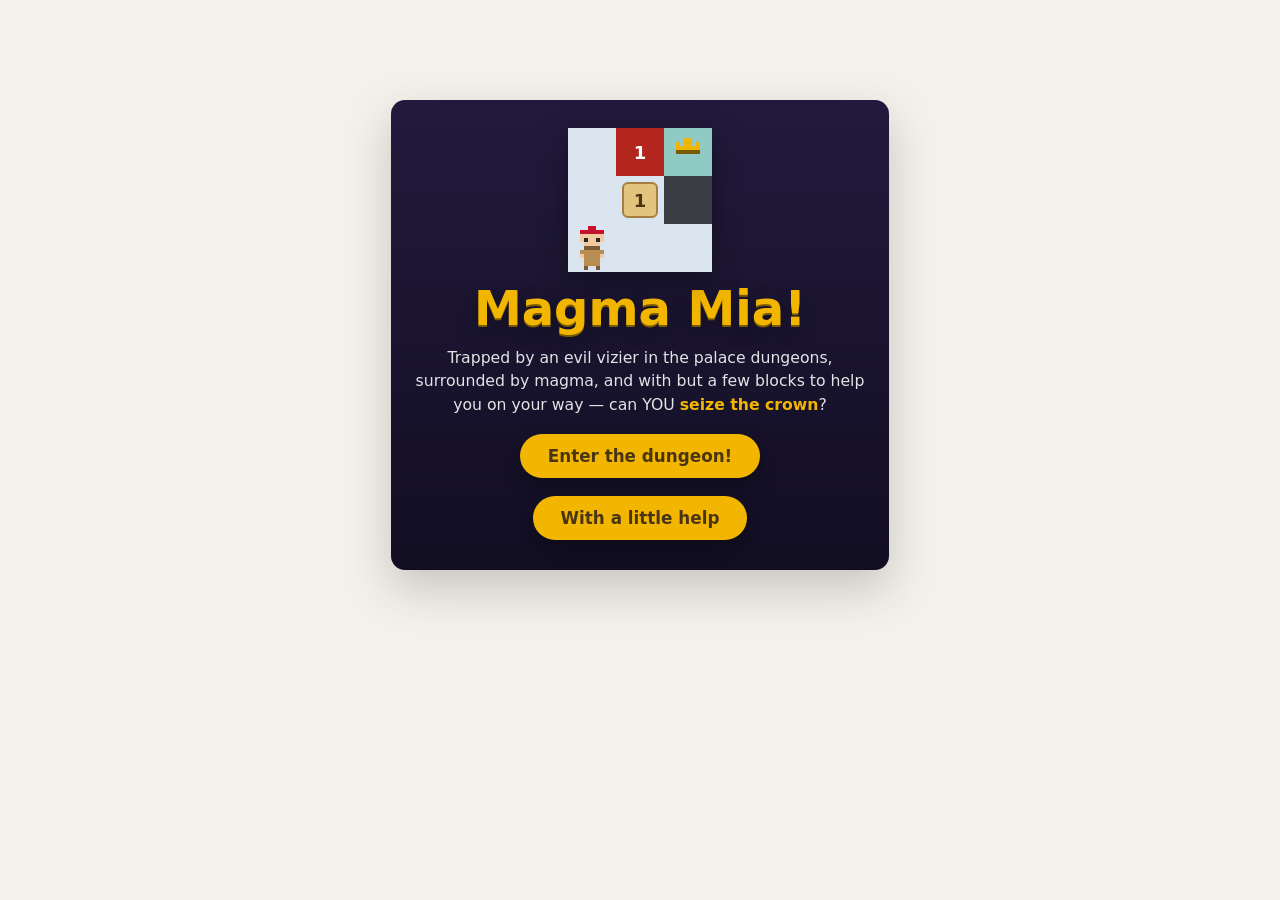
<file: index.html>
<!doctype html>
<html lang="en">

<head>
  <meta charset="utf-8">
  <meta name="viewport" content="width=device-width, initial-scale=1">
  <meta name="theme-color" content="#f4f1ec">
  <title>Magma Mia!</title>
  <link rel="stylesheet" href="styles.css?v=20260924o">
  <script src="src/engine.js?v=20260923c" defer></script>
  <script src="src/levels.js?v=20260924r" defer></script>
  <script src="src/render.js?v=20260924j" defer></script>
  <script src="src/play.js?v=20260924i" defer></script>
</head>

<body>
  <main class="app">
    <!-- Which one of the four sections below is shown is decided by play.js
         (state.view), toggling `hidden`. Splash is the real front page (Seize
         the Crown only); Home lists every set of levels (Michael's own review
         tool, at ?set=home); Levels is the picker for whichever set was chosen
         (or linked to with ?set=); Play is the board itself. -->
    <section id="splash-screen" class="play-area splash" hidden>
      <div class="hero">
        <svg id="splash-art" class="hero-art board" role="img" aria-label="A tiny playable taste of the game: push the block into the magma to bridge it, then step across to the crown"></svg>
        <h1 class="hero-title">Magma Mia!</h1>
        <p class="hero-tagline">Trapped by an evil vizier in the palace dungeons, surrounded by magma, and with but a few blocks to help you on your way &mdash; can YOU <strong>seize the crown</strong>?</p>
        <button id="enter-dungeon-button" class="enter-button" type="button">Enter the dungeon!</button>
        <button id="get-help-button" class="enter-button" type="button">With a little help</button>
      </div>
    </section>

    <section id="home-screen" class="play-area home" hidden>
      <header class="game-header">
        <h1>Magma Mia!</h1>
      </header>
      <p class="subtitle">Pick a set of levels.</p>
      <div id="mode-list" class="mode-list"></div>
    </section>

    <section id="levels-screen" class="play-area levels" hidden>
      <header class="game-header">
        <div class="header-left">
          <button id="levels-home-button" class="text-button" type="button">&larr; Modes</button>
          <h1 id="levels-title">Levels</h1>
        </div>
        <button id="levels-continue-button" class="text-button" type="button" hidden>Continue &rarr;</button>
      </header>
      <p id="levels-subtitle" class="subtitle"></p>
      <div class="level-queue">
        <button id="levels-queue-prev" class="queue-nav" type="button" aria-label="Earlier levels">&#9664;</button>
        <div id="levels-grid" class="levels-grid" aria-label="Levels"></div>
        <button id="levels-queue-next" class="queue-nav" type="button" aria-label="Later levels">&#9654;</button>
      </div>
    </section>

    <section id="play-screen" class="play-area game" hidden>
      <header class="game-header game-header-centered">
        <button id="play-levels-button" class="text-button icon-only" type="button" aria-label="Back to levels">&larr;</button>
        <h1 id="game-title">Magma Mia!</h1>
        <button id="info-button" class="icon-button" type="button" aria-label="How to play" aria-expanded="false" aria-controls="info-panel">i</button>
      </header>

      <div id="info-panel" class="info-panel" hidden>
        <ul>
          <li id="objective-help">Seize the crown!</li>
          <li id="robe-help" hidden>The wizard has given you a magical robe, which will protect you the first time you step on the magma.</li>
          <li>Walk into a stack of blocks to push it over. It topples away from you.</li>
          <li>A block dropped on magma makes it one shallower. Blocks that fall into the abyss are lost, and blocks that hit a wall pile up against it.</li>
        </ul>
        <label class="field-check">
          <input id="gentle-lava" type="checkbox">
          <span>Gentle magma: refuse the move instead of dying</span>
        </label>
        <label class="field-check">
          <input id="show-preview" type="checkbox">
          <span>Preview where a push's blocks would land</span>
        </label>
        <label class="field-check">
          <input id="show-commentary" type="checkbox" checked>
          <span>Comment on each move</span>
        </label>
      </div>

      <div id="board-stage" class="board-stage">
        <div id="board-wrap" class="board-wrap">
          <svg id="board" class="board" role="img" aria-label="Game board"></svg>
        </div>
        <svg id="solved-badge" class="solved-badge" role="img"></svg>
      </div>

      <p id="status" class="status" aria-live="polite"></p>

      <div class="controls">
        <button id="undo-button" type="button">Undo</button>
        <button id="restart-button" type="button">Restart</button>
        <button id="next-button" type="button" hidden>Next level</button>
      </div>

      <div class="level-queue">
        <button id="play-queue-prev" class="queue-nav" type="button" aria-label="Earlier levels">&#9664;</button>
        <div id="play-levels-grid" class="levels-grid" aria-label="Jump to a level"></div>
        <button id="play-queue-next" class="queue-nav" type="button" aria-label="Later levels">&#9654;</button>
      </div>
    </section>
  </main>
</body>

</html>
</file>
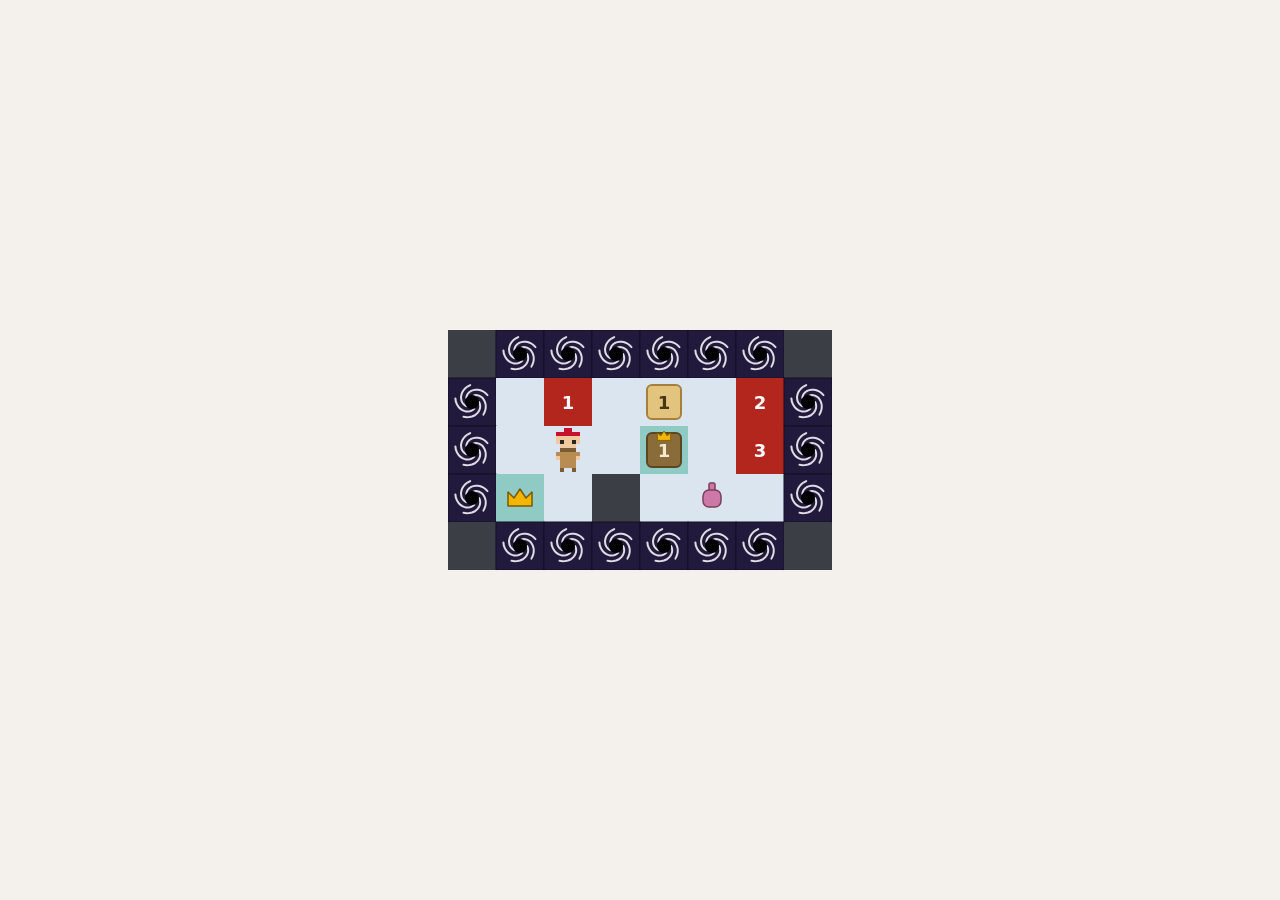
<file: docs/graphics-archive/2026-09-24/index.html>
<!doctype html>
<html lang="en">

<head>
  <meta charset="utf-8">
  <title>Magma Mia! — graphics archive, 2026-09-24</title>
  <link rel="stylesheet" href="styles.css">
  <style>
    /* Just enough page chrome to see the board -- everything board-related
       comes from the frozen styles.css/render.js next to this file. */
    body {
      display: grid;
      place-items: center;
      min-height: 100vh;
      margin: 0;
      background: var(--page-bg);
    }
  </style>
</head>

<body>
  <svg id="board" class="board"></svg>

  <script src="render.js"></script>
  <script>
    // A frozen sample board, not a real level -- just enough to show every
    // piece this snapshot is here to remember: the abyss and wall border,
    // three lava depths, a dry and a waterlogged stack, a potion, the player,
    // and both crown variants (bare, and shrunk above a number). Written in
    // the same tiny text format engine.js's parseLevel reads; reproduced
    // here (trimmed to only what this sample uses) so the archive doesn't
    // depend on engine.js, which isn't part of what's being archived and may
    // change shape independently of the graphics.
    const SAMPLE_TEXT = [
      "#~~~~~~#",
      "~.a.A.b~",
      "~.@.K*.c~",
      "~.*.#.!.~",
      "#~~~~~~#"
    ].join("\n");

    function parseSample(text) {
      const lines = text.split("\n");
      const cells = [], walls = [], abyss = [], goals = [], wet = [], potions = [];
      let player = -1, cols = null;
      lines.forEach((line, y) => {
        let x = 0;
        for (let i = 0; i < line.length; i += 1, x += 1) {
          const ch = line[i];
          const goal = line[i + 1] === "*";
          if (goal) i += 1;
          let value = 0, wall = 0, deep = 0, soggy = 0, potion = 0;
          if (ch === ".") { /* floor */ }
          else if (ch === "!") potion = 1;
          else if (ch === "#") wall = 1;
          else if (ch === "~") deep = 1;
          else if (ch === "@") { player = cells.length; }
          else if (ch >= "a" && ch <= "z") value = -(ch.charCodeAt(0) - 96);
          else if (ch >= "A" && ch <= "J") value = ch.charCodeAt(0) - 64;
          else if (ch >= "K" && ch <= "T") { value = ch.charCodeAt(0) - 74; soggy = 1; }
          cells.push(value); walls.push(wall); abyss.push(deep);
          goals.push(goal ? 1 : 0); wet.push(soggy); potions.push(potion);
        }
        cols = cols === null ? x : cols;
      });
      return { rows: lines.length, cols, cells, walls, abyss, goals, wet, potions, carried: 0, player };
    }

    drawBoard(document.querySelector("#board"), parseSample(SAMPLE_TEXT));
  </script>
</body>

</html>
</file>
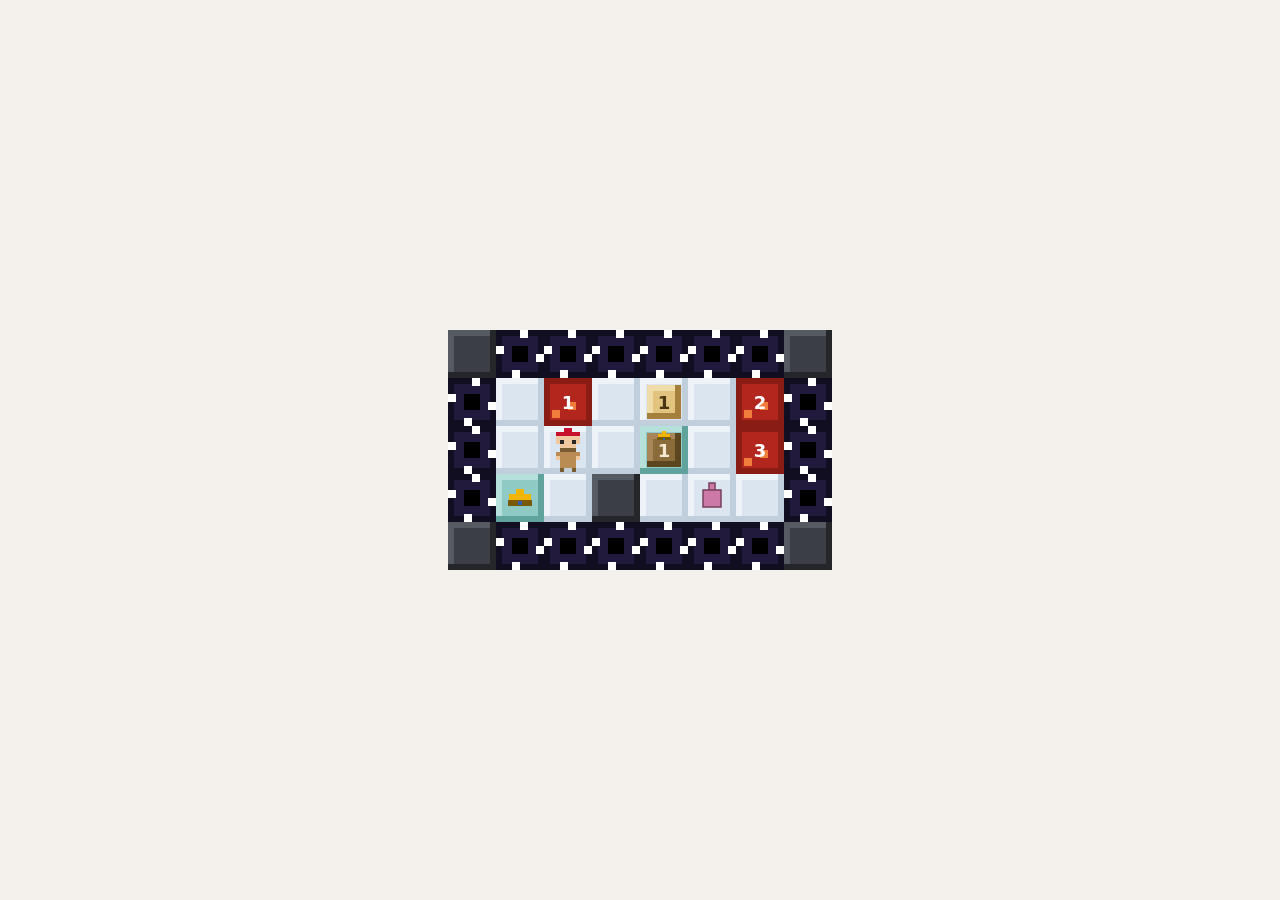
<file: docs/graphics-proposals/2026-09-24-jrpg-v1/index.html>
<!doctype html>
<html lang="en">

<head>
  <meta charset="utf-8">
  <title>Magma Mia! — graphics proposal, 2026-09-24 (JRPG v1)</title>
  <link rel="stylesheet" href="styles.css">
  <style>
    /* Just enough page chrome to see the board -- everything board-related
       comes from styles.css/render.js next to this file. Same sample board
       as docs/graphics-archive/2026-09-24/, so the two are a direct
       before/after comparison of the same tiles. */
    body {
      display: grid;
      place-items: center;
      min-height: 100vh;
      margin: 0;
      background: var(--page-bg);
    }
  </style>
</head>

<body>
  <svg id="board" class="board"></svg>

  <script src="render.js"></script>
  <script>
    const SAMPLE_TEXT = [
      "#~~~~~~#",
      "~.a.A.b~",
      "~.@.K*.c~",
      "~.*.#.!.~",
      "#~~~~~~#"
    ].join("\n");

    function parseSample(text) {
      const lines = text.split("\n");
      const cells = [], walls = [], abyss = [], goals = [], wet = [], potions = [];
      let player = -1, cols = null;
      lines.forEach((line, y) => {
        let x = 0;
        for (let i = 0; i < line.length; i += 1, x += 1) {
          const ch = line[i];
          const goal = line[i + 1] === "*";
          if (goal) i += 1;
          let value = 0, wall = 0, deep = 0, soggy = 0, potion = 0;
          if (ch === ".") { /* floor */ }
          else if (ch === "!") potion = 1;
          else if (ch === "#") wall = 1;
          else if (ch === "~") deep = 1;
          else if (ch === "@") { player = cells.length; }
          else if (ch >= "a" && ch <= "z") value = -(ch.charCodeAt(0) - 96);
          else if (ch >= "A" && ch <= "J") value = ch.charCodeAt(0) - 64;
          else if (ch >= "K" && ch <= "T") { value = ch.charCodeAt(0) - 74; soggy = 1; }
          cells.push(value); walls.push(wall); abyss.push(deep);
          goals.push(goal ? 1 : 0); wet.push(soggy); potions.push(potion);
        }
        cols = cols === null ? x : cols;
      });
      return { rows: lines.length, cols, cells, walls, abyss, goals, wet, potions, carried: 0, player };
    }

    drawBoard(document.querySelector("#board"), parseSample(SAMPLE_TEXT));
  </script>
</body>

</html>
</file>
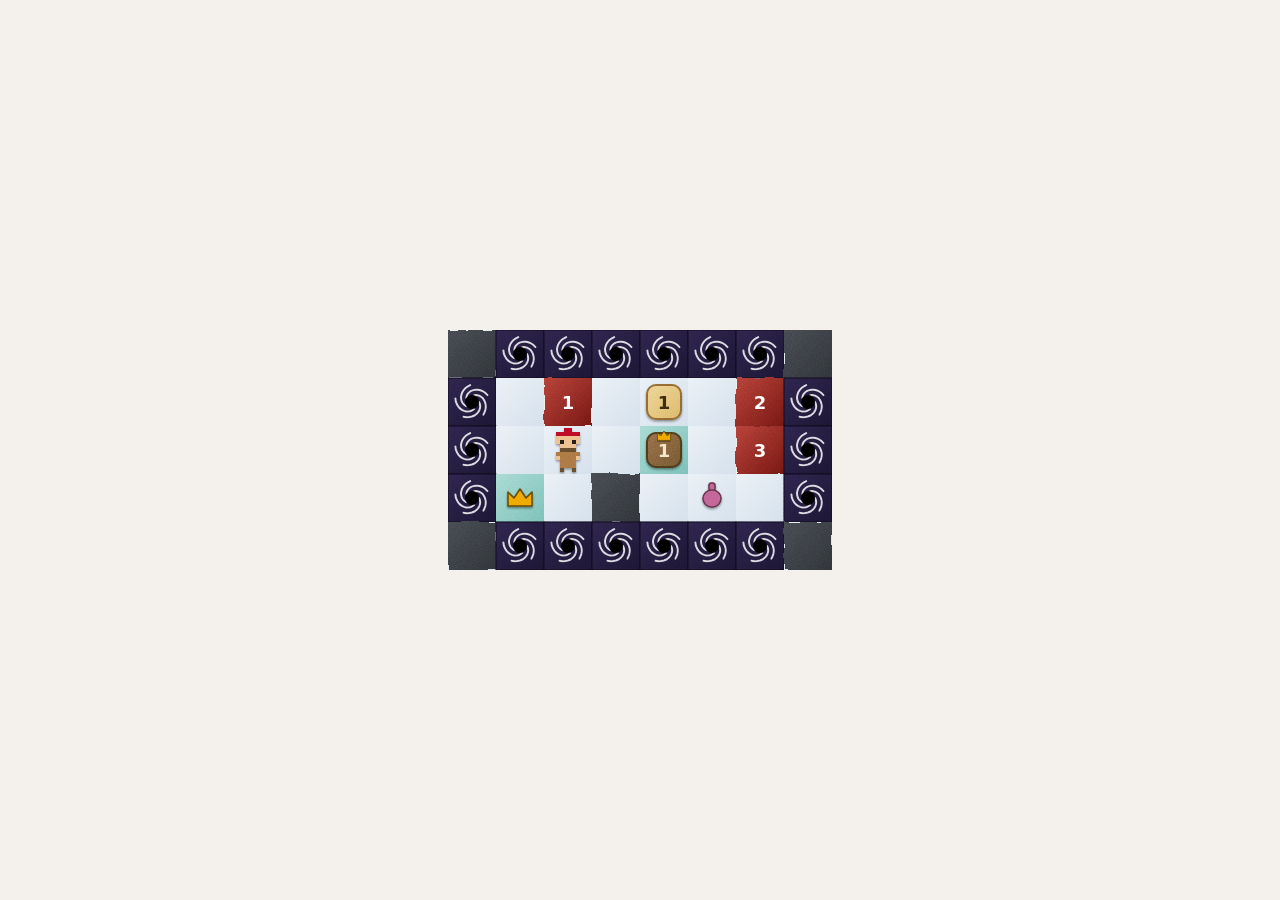
<file: docs/graphics-proposals/2026-09-24-soft-texture-v1/index.html>
<!doctype html>
<html lang="en">

<head>
  <meta charset="utf-8">
  <title>Magma Mia! — graphics proposal, 2026-09-24 (soft-texture v1)</title>
  <link rel="stylesheet" href="styles.css">
  <style>
    /* Just enough page chrome to see the board -- everything board-related
       comes from styles.css/render.js next to this file. Same sample board
       as docs/graphics-archive/2026-09-24/, so the two are a direct
       before/after comparison of the same tiles. */
    body {
      display: grid;
      place-items: center;
      min-height: 100vh;
      margin: 0;
      background: var(--page-bg);
    }
  </style>
</head>

<body>
  <svg id="board" class="board"></svg>

  <script src="render.js"></script>
  <script>
    const SAMPLE_TEXT = [
      "#~~~~~~#",
      "~.a.A.b~",
      "~.@.K*.c~",
      "~.*.#.!.~",
      "#~~~~~~#"
    ].join("\n");

    function parseSample(text) {
      const lines = text.split("\n");
      const cells = [], walls = [], abyss = [], goals = [], wet = [], potions = [];
      let player = -1, cols = null;
      lines.forEach((line, y) => {
        let x = 0;
        for (let i = 0; i < line.length; i += 1, x += 1) {
          const ch = line[i];
          const goal = line[i + 1] === "*";
          if (goal) i += 1;
          let value = 0, wall = 0, deep = 0, soggy = 0, potion = 0;
          if (ch === ".") { /* floor */ }
          else if (ch === "!") potion = 1;
          else if (ch === "#") wall = 1;
          else if (ch === "~") deep = 1;
          else if (ch === "@") { player = cells.length; }
          else if (ch >= "a" && ch <= "z") value = -(ch.charCodeAt(0) - 96);
          else if (ch >= "A" && ch <= "J") value = ch.charCodeAt(0) - 64;
          else if (ch >= "K" && ch <= "T") { value = ch.charCodeAt(0) - 74; soggy = 1; }
          cells.push(value); walls.push(wall); abyss.push(deep);
          goals.push(goal ? 1 : 0); wet.push(soggy); potions.push(potion);
        }
        cols = cols === null ? x : cols;
      });
      return { rows: lines.length, cols, cells, walls, abyss, goals, wet, potions, carried: 0, player };
    }

    drawBoard(document.querySelector("#board"), parseSample(SAMPLE_TEXT));
  </script>
</body>

</html>
</file>
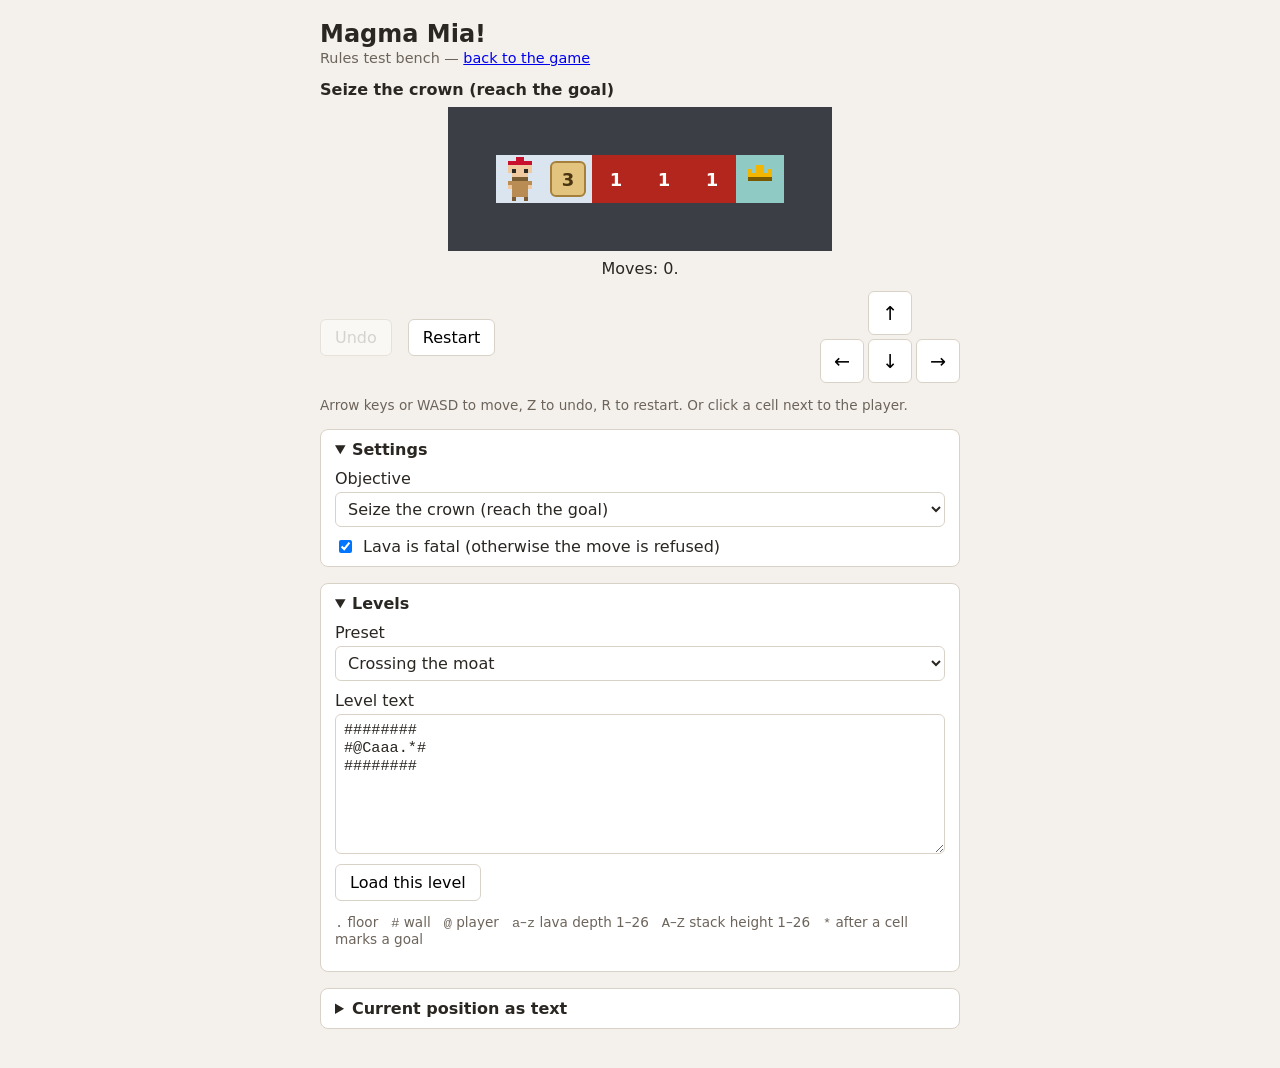
<file: bench.html>
<!doctype html>
<html lang="en">

<head>
  <meta charset="utf-8">
  <meta name="viewport" content="width=device-width, initial-scale=1">
  <meta name="theme-color" content="#f4f1ec">
  <title>Magma Mia! — test bench</title>
  <link rel="stylesheet" href="styles.css?v=20260924o">
  <script src="src/engine.js?v=20260923c" defer></script>
  <script src="src/levels.js?v=20260924r" defer></script>
  <script src="src/render.js?v=20260924j" defer></script>
  <script src="src/bench.js?v=20260923c" defer></script>
</head>

<body>
  <main class="app">
    <section class="play-area">
      <div class="masthead">
        <h1>Magma Mia!</h1>
        <p class="subtitle">Rules test bench — <a href="index.html">back to the game</a></p>
      </div>

      <p id="objective" class="objective"></p>
      <div id="board-wrap" class="board-wrap">
        <svg id="board" class="board" role="img" aria-label="Game board"></svg>
      </div>
      <p id="status" class="status" aria-live="polite"></p>

      <div class="controls">
        <button id="undo-button" type="button">Undo</button>
        <button id="restart-button" type="button">Restart</button>
        <div class="dpad" aria-label="Move">
          <button class="dpad-up" data-dir="up" type="button" aria-label="Move up">↑</button>
          <button class="dpad-left" data-dir="left" type="button" aria-label="Move left">←</button>
          <button class="dpad-down" data-dir="down" type="button" aria-label="Move down">↓</button>
          <button class="dpad-right" data-dir="right" type="button" aria-label="Move right">→</button>
        </div>
      </div>
      <p class="keys-hint">Arrow keys or WASD to move, Z to undo, R to restart. Or click a cell next to the player.</p>

      <details class="panel" open>
        <summary>Settings</summary>
        <label class="field">
          <span>Objective</span>
          <select id="objective-select"></select>
        </label>
        <label class="field field-check">
          <input id="lava-fatal" type="checkbox" checked>
          <span>Lava is fatal (otherwise the move is refused)</span>
        </label>
      </details>

      <details class="panel" open>
        <summary>Levels</summary>
        <label class="field">
          <span>Preset</span>
          <select id="preset-select"></select>
        </label>
        <label class="field">
          <span>Level text</span>
          <textarea id="level-text" rows="7" spellcheck="false" autocapitalize="off" autocomplete="off"></textarea>
        </label>
        <div class="button-row">
          <button id="load-button" type="button">Load this level</button>
        </div>
        <p id="level-error" class="level-error" role="alert" hidden></p>
        <p class="legend">
          <code>.</code> floor &nbsp; <code>#</code> wall &nbsp; <code>@</code> player &nbsp;
          <code>a</code>–<code>z</code> lava depth 1–26 &nbsp; <code>A</code>–<code>Z</code> stack height 1–26 &nbsp;
          <code>*</code> after a cell marks a goal
        </p>
      </details>

      <details class="panel">
        <summary>Current position as text</summary>
        <pre id="current-text" class="current-text"></pre>
      </details>
    </section>
  </main>
</body>

</html>
</file>
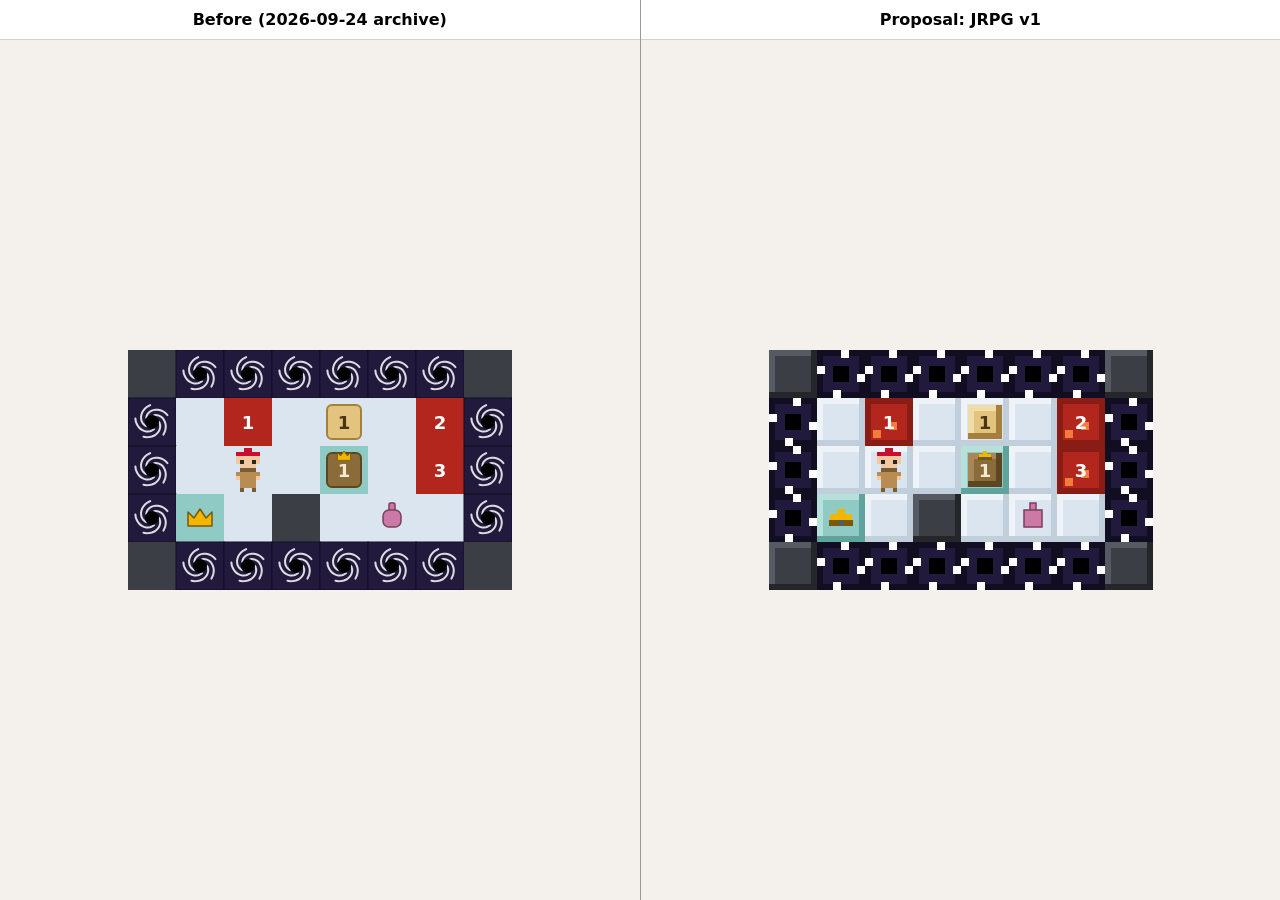
<file: docs/graphics-proposals/2026-09-24-jrpg-v1/compare.html>
<!doctype html>
<html lang="en">

<head>
  <meta charset="utf-8">
  <title>Magma Mia! — graphics: before / after</title>
  <style>
    body {
      display: grid;
      grid-template-columns: 1fr 1fr;
      gap: 1px;
      margin: 0;
      min-height: 100vh;
      background: #999; /* The 1px gap reads as a divider line between the two panes. */
      font-family: ui-sans-serif, system-ui, sans-serif;
    }

    figure {
      display: grid;
      grid-template-rows: auto 1fr;
      margin: 0;
      background: #f4f1ec;
    }

    figcaption {
      padding: 10px 14px;
      font-weight: 700;
      text-align: center;
      background: #ffffff;
      border-bottom: 1px solid #d9d2c7;
    }

    iframe {
      border: none;
      width: 100%;
      height: 100%;
    }
  </style>
</head>

<body>
  <figure>
    <figcaption>Before (2026-09-24 archive)</figcaption>
    <iframe src="../../graphics-archive/2026-09-24/index.html" title="Current graphics"></iframe>
  </figure>
  <figure>
    <figcaption>Proposal: JRPG v1</figcaption>
    <iframe src="index.html" title="Proposed graphics"></iframe>
  </figure>
</body>

</html>
</file>
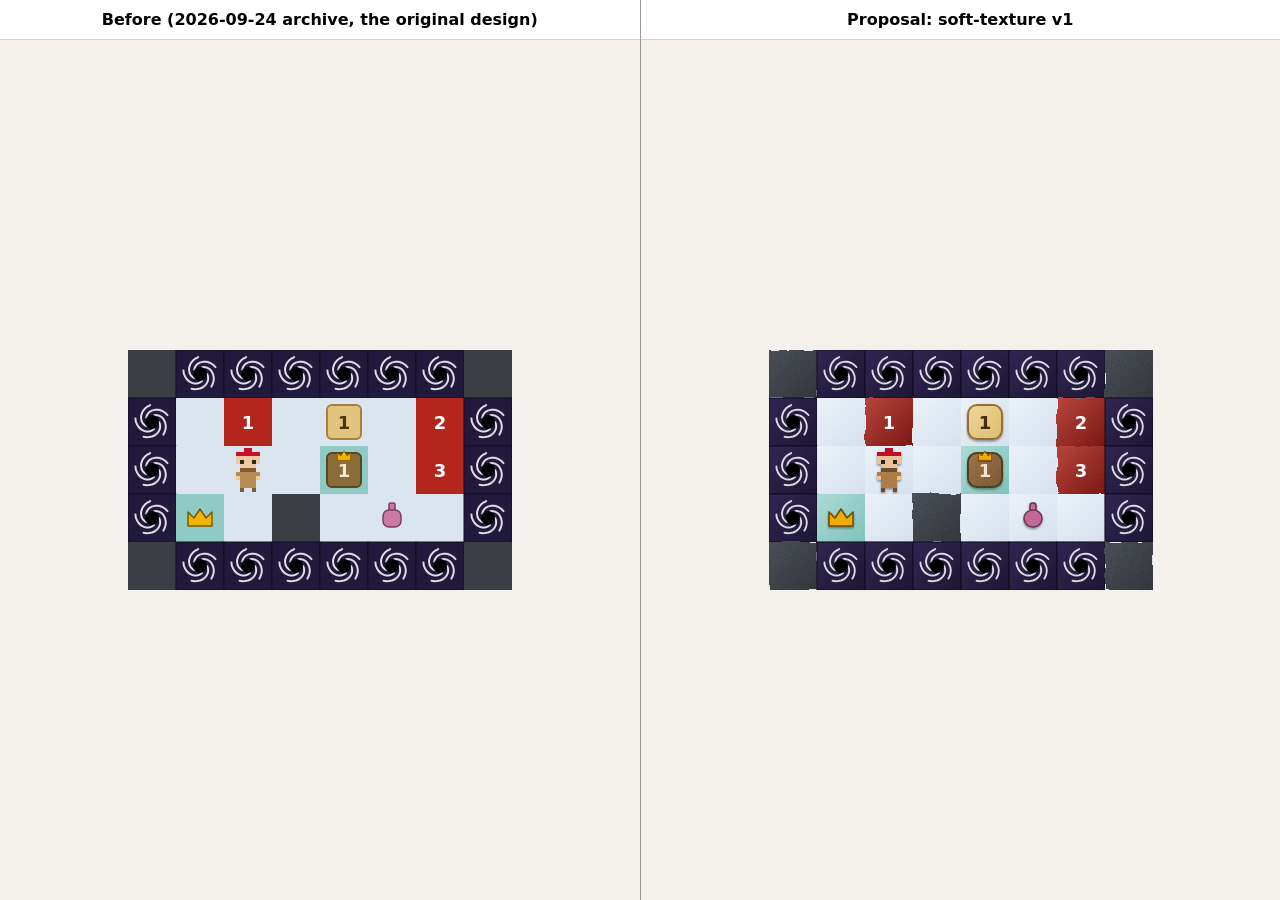
<file: docs/graphics-proposals/2026-09-24-soft-texture-v1/compare.html>
<!doctype html>
<html lang="en">

<head>
  <meta charset="utf-8">
  <title>Magma Mia! — graphics: before / after (soft-texture v1)</title>
  <style>
    body {
      display: grid;
      grid-template-columns: 1fr 1fr;
      gap: 1px;
      margin: 0;
      min-height: 100vh;
      background: #999; /* The 1px gap reads as a divider line between the two panes. */
      font-family: ui-sans-serif, system-ui, sans-serif;
    }

    figure {
      display: grid;
      grid-template-rows: auto 1fr;
      margin: 0;
      background: #f4f1ec;
    }

    figcaption {
      padding: 10px 14px;
      font-weight: 700;
      text-align: center;
      background: #ffffff;
      border-bottom: 1px solid #d9d2c7;
    }

    iframe {
      border: none;
      width: 100%;
      height: 100%;
    }
  </style>
</head>

<body>
  <figure>
    <figcaption>Before (2026-09-24 archive, the original design)</figcaption>
    <iframe src="../../graphics-archive/2026-09-24/index.html" title="Original graphics"></iframe>
  </figure>
  <figure>
    <figcaption>Proposal: soft-texture v1</figcaption>
    <iframe src="index.html" title="Proposed graphics"></iframe>
  </figure>
</body>

</html>
</file>
<file: styles.css>
:root {
  color-scheme: light;
  --page-bg: #f4f1ec;
  --ink: #2a2622;
  --muted: #6c645b;
  --panel: #ffffff;
  --line: #d9d2c7;

  /* Board palette. Lava is dark red and stacks are light sandy beige, so they
     differ strongly in lightness (not just hue) and stay distinguishable for
     colour-blind players. They also differ in shape: lava fills its cell,
     stacks sit inset on floor. The floor is a very pale blue-grey and the goal
     floor is teal, kept well away from the beige of the stacks that can cover it. */
  --floor: #dbe5ef;
  --floor-edge: #c1cfdd;
  --goal-floor: #8fcac4;
  --lava: #b3261e;
  --lava-edge: #8a1c16;
  --stack: #e2c47f;
  --stack-edge: #a5803c;
  /* Waterlogged blocks ("There will be mud"): the same sandy hue, darkened like wet
     sand, so wet and dry read as the same material in two states, not two materials.
     Revisit alongside the brown/red colourblind check once the mechanic settles. */
  --stack-wet: #8a6b3a;
  --stack-wet-edge: #5c4620;
  --wall: #3b3f45;
  /* The player: a small blocky, early-RPG-inspired sprite -- a traveller, not
     a particular person, so the face is bare (no hairstyle) with a plain cap
     rather than anything read as one gender or another. --player is the tan
     robe, --player-edge the darker trim (collar), --player-cap the cap,
     --player-skin the face. Eyes reuse --ink. */
  --player: #b98c53;
  --player-edge: #7a5c34;
  --player-cap: #c8102e;
  --player-skin: #f0c9a0;
  /* The robe while carrying a potion (see .player.is-protected below): an
     Okabe-Ito colour, cool against the lava's hot red, so it reads as "warded
     against heat" rather than just "different". */
  --player-protected: #56b4e9;
  --player-protected-edge: #0072b2;
  --crown: #f2b600;
  --crown-edge: #7a5a00;
  /* Potions (an unnamed idea so far): reddish purple, an Okabe-Ito colour not used
     anywhere else on the board, so it reads as its own thing even before the flask
     shape registers. */
  --potion: #cc79a7;
  --potion-edge: #7a3f5b;
  /* The abyss (infinite lava): a dark, space-like square with a black-hole core
     and white radiating arms, rather than a shade of ordinary lava, since it's an
     absolute hazard a potion can't buy a step onto, unlike finite lava. The swirl
     is its own shape cue, not just a colour one. */
  --abyss: #221a3d;
  --abyss-edge: #120e22;
  --abyss-core: #000000;
  --abyss-arm: #ffffff;
}

* {
  box-sizing: border-box;
}

body {
  margin: 0;
  min-height: 100vh;
  background: var(--page-bg);
  color: var(--ink);
  font-family: Inter, ui-sans-serif, system-ui, -apple-system, BlinkMacSystemFont, "Segoe UI", sans-serif;
}

button,
select,
textarea {
  font: inherit;
}

.app {
  display: grid;
  justify-items: center;
  padding: 20px 16px 40px;
}

.play-area {
  width: min(100%, 640px);
}

.masthead h1 {
  margin: 0;
  font-size: 1.5rem;
}

.subtitle {
  margin: 2px 0 14px;
  color: var(--muted);
  font-size: 0.9rem;
}

.objective {
  margin: 0 0 8px;
  font-weight: 600;
}

.board-stage {
  position: relative;
}

.board-wrap {
  overflow: auto;
  border-radius: 6px;
}

.board {
  display: block;
  width: 100%;
  height: auto;
  margin: 0 auto;
  user-select: none;
  -webkit-user-select: none;
  touch-action: manipulation;
}

/* The "solved" display: the player wearing the crown, shown large over the
   board in place of the melt-and-status feedback alone, for "Seize the crown"
   levels specifically (see renderPlay in play.js -- other objectives have no
   crown to seize, so they keep only the border melt and status line). Faded
   and scaled in on a beat, same reasoning as .board.is-solved's delay: it
   should read as a reaction to the win, not part of the winning move itself. */
.solved-badge {
  position: absolute;
  inset: 0;
  margin: auto;
  /* A fixed size, not a share of the board's: the board's own aspect ratio
     varies a lot by level (a 3-row tutorial versus a tall 8-row one), and
     this is an overlay celebration, not something that has to fit inside the
     board's box -- board-stage has no overflow clipping, so it's free to
     spill slightly past a short board rather than being cropped by it. */
  width: 132px;
  height: auto;
  pointer-events: none;
  opacity: 0;
  transform: scale(0.6);
  transition: opacity 400ms ease, transform 400ms ease;
  filter: drop-shadow(0 6px 16px rgba(0, 0, 0, 0.35));
}

.solved-badge.is-shown {
  opacity: 1;
  transform: scale(1);
}

/* Once the crown badge takes over: the board fades out completely (not just
   its walls, see .board.is-solved above) -- no trace of the level's own floor
   colour should linger behind the badge, just the page -- and the stage takes
   on a fixed height, so the badge sits in the same size area whether the level
   just solved was a 3-row tutorial or a tall 8-row board: one consistent
   "solved" look, not one that varies with the puzzle underneath it. */
.board-stage.is-celebrating {
  min-height: 360px;
}

.board-stage.is-celebrating .board-wrap {
  opacity: 0;
  transition: opacity 400ms ease;
}

.cell-floor {
  fill: var(--floor);
}

.cell-floor.is-goal {
  fill: var(--goal-floor);
}

.cell-lava {
  fill: var(--lava);
}

.cell-wall {
  fill: var(--wall);
}

/* The "solved" indicator: the border -- walls and the abyss alike -- fades
   away to reveal the floor rect drawn underneath each one (see renderCell in
   render.js), rather than only a status line saying so. Toggled on the board
   itself (see play.js), so it applies to every border cell without needing
   to single out which ones are actually on the ring. */
.board.is-solved .cell-wall,
.board.is-solved .cell-abyss,
.board.is-solved .abyss-arm,
.board.is-solved .abyss-core {
  opacity: 0;
  transition: opacity 900ms ease;
}

.stack {
  fill: var(--stack);
  stroke: var(--stack-edge);
  stroke-width: 2;
}

.stack.is-wet {
  fill: var(--stack-wet);
  stroke: var(--stack-wet-edge);
}

.cell-number {
  text-anchor: middle;
  dominant-baseline: central;
  font-size: 18px;
  font-weight: 700;
  pointer-events: none;
}

.cell-number.on-lava {
  fill: #ffffff;
}

.cell-abyss {
  fill: var(--abyss);
  stroke: var(--abyss-edge);
  stroke-width: 1;
}

.abyss-arm {
  fill: none;
  stroke: var(--abyss-arm);
  stroke-width: 2;
  stroke-linecap: round;
  opacity: 0.85;
  pointer-events: none;
}

.abyss-core {
  fill: var(--abyss-core);
  pointer-events: none;
}

.cell-number.on-stack {
  fill: #4a3512;
}

.cell-number.on-wet {
  /* The dark stack text doesn't read on the darker wet fill; go light instead. */
  fill: #f4ead2;
}

/* The crown: same coarse pixel style as the player sprite (see CROWN_SPRITE in
   render.js) -- two flat fills, no stroke, crisp block edges -- rather than a
   smoothly-curved shape, since it's also what the player wears on the "solved"
   display (see .solved-badge below) and the two need to read as one style. */
.crown,
.crown-edge {
  pointer-events: none;
  shape-rendering: crispEdges;
}

.crown {
  fill: var(--crown);
}

.crown-edge {
  fill: var(--crown-edge);
}

/* The level number set into the badge crown's cartouche (see BADGE_CROWN_SPRITE
   in render.js) -- dark against the gold, same pairing as the on-board crown
   itself, and left un-pixelated (crisp edges are for the blocky shapes, not text). */
.crown-number {
  fill: var(--crown-edge);
  font-size: 18px;
  font-weight: 700;
  text-anchor: middle;
  dominant-baseline: central;
  pointer-events: none;
}

.potion rect {
  fill: var(--potion);
  stroke: var(--potion-edge);
  stroke-width: 1.5;
}

.player rect {
  /* Crisp rect edges are the point of a pixel sprite -- no stroke, no blur. */
  shape-rendering: crispEdges;
}

.player-cap {
  fill: var(--player-cap);
}

.player-trim {
  fill: var(--player-edge);
}

.player-robe {
  fill: var(--player);
}

/* Carrying a potion (see is-protected in render.js): the robe and its trim
   swap to the "warded against heat" colours above, so the protection is
   visible on the player at a glance, not just in the status line's count. */
.player.is-protected .player-robe {
  fill: var(--player-protected);
}

.player.is-protected .player-trim {
  fill: var(--player-protected-edge);
}

.player-skin {
  fill: var(--player-skin);
}

.player-eye {
  fill: var(--ink);
}

.status {
  min-height: 1.5em;
  margin: 8px 0;
  text-align: center;
}

.status.is-won {
  color: #1c6b2a;
  font-weight: 700;
}

.status.is-died {
  color: var(--lava);
  font-weight: 700;
}

.controls {
  display: flex;
  flex-wrap: wrap;
  align-items: center;
  justify-content: center;
  gap: 10px 16px;
}

.controls > button,
.button-row button {
  padding: 8px 14px;
  border: 1px solid var(--line);
  border-radius: 6px;
  background: var(--panel);
  cursor: pointer;
}

.controls > button:disabled {
  opacity: 0.5;
  cursor: default;
}

/* Only bench.html (the developer's test bench) still has a dpad -- the
   player-facing game dropped it (keyboard/WASD and tap-to-move cover it). */
.dpad {
  display: grid;
  grid-template-columns: repeat(3, 44px);
  grid-template-rows: repeat(2, 44px);
  grid-template-areas:
    ". up ."
    "left down right";
  gap: 4px;
  margin-left: auto;
}

.dpad button {
  border: 1px solid var(--line);
  border-radius: 6px;
  background: var(--panel);
  font-size: 1.2rem;
  cursor: pointer;
  touch-action: manipulation;
}

.dpad-up { grid-area: up; }
.dpad-left { grid-area: left; }
.dpad-down { grid-area: down; }
.dpad-right { grid-area: right; }

.keys-hint,
.legend {
  color: var(--muted);
  font-size: 0.85rem;
}

.panel {
  margin-top: 16px;
  padding: 10px 14px;
  border: 1px solid var(--line);
  border-radius: 8px;
  background: var(--panel);
}

.panel summary {
  cursor: pointer;
  font-weight: 600;
}

.field {
  display: grid;
  gap: 4px;
  margin-top: 10px;
}

.field-check {
  grid-template-columns: auto 1fr;
  align-items: center;
  gap: 8px;
}

.field select,
.field textarea {
  width: 100%;
  padding: 6px 8px;
  border: 1px solid var(--line);
  border-radius: 6px;
  background: #fff;
  color: inherit;
}

.field textarea,
.current-text {
  font-family: ui-monospace, SFMono-Regular, Menlo, Consolas, monospace;
  font-size: 0.95rem;
}

.button-row {
  margin-top: 10px;
}

.level-error {
  margin: 8px 0 0;
  color: var(--lava);
}

.current-text {
  margin: 10px 0 0;
  overflow-x: auto;
}

code {
  font-family: ui-monospace, SFMono-Regular, Menlo, Consolas, monospace;
}

/* The player-facing game (index.html) */

.game-header {
  display: flex;
  align-items: center;
  justify-content: space-between;
  gap: 12px;
  margin-bottom: 10px;
}

.game-header h1 {
  margin: 0;
  font-size: 1.5rem;
}

/* The play screen's header: back-button and info-button pinned to the two
   symmetric outer columns, so the title lands truly centered regardless of
   how wide either button is (not just centered within a left-hand group). */
.game-header-centered {
  display: grid;
  grid-template-columns: 1fr auto 1fr;
}

.game-header-centered h1 {
  grid-column: 2;
  text-align: center;
}

.game-header-centered > .text-button {
  justify-self: start;
}

.game-header-centered > .icon-button {
  justify-self: end;
}

.header-left {
  display: flex;
  align-items: center;
  gap: 10px;
}

.text-button {
  padding: 6px 4px;
  border: none;
  background: none;
  color: var(--muted);
  font: inherit;
  font-weight: 600;
  cursor: pointer;
}

.text-button.icon-only {
  padding: 6px 10px;
  font-size: 1.1rem;
}

.text-button:hover {
  color: var(--ink);
}

.text-button[hidden] {
  display: none;
}

/* Home screen: pick a set of levels. */

.mode-list {
  display: grid;
  gap: 10px;
  margin-top: 14px;
}

.mode-card {
  display: grid;
  gap: 4px;
  padding: 14px 16px;
  border: 1px solid var(--line);
  border-radius: 10px;
  background: var(--panel);
  text-align: left;
  font: inherit;
  color: inherit;
  cursor: pointer;
}

.mode-card:hover {
  border-color: var(--stack-edge);
}

.mode-title {
  font-size: 1.1rem;
  font-weight: 700;
}

.mode-blurb {
  color: var(--muted);
  font-size: 0.9rem;
}

.mode-progress {
  color: var(--muted);
  font-size: 0.85rem;
}

/* The splash screen, Seize the Crown's real front page: just the hero, with a
   button leading straight into play (see #splash-screen in index.html). Dark
   and lit like the abyss itself (reusing its own colour tokens), with the
   crown's gold for the title and the one phrase worth calling out in the
   tagline. */

.splash {
  display: grid;
  justify-items: center;
  padding-top: min(12vh, 80px);
}

.splash[hidden] {
  /* .splash's own `display: grid` above is an author rule, which beats the
     browser's default `[hidden] { display: none }` even with `hidden` set --
     without this override the splash screen stayed visible over every other
     screen once you were in the dungeon. */
  display: none;
}

.hero {
  display: grid;
  justify-items: center;
  text-align: center;
  gap: 14px;
  padding: 28px 20px 30px;
  border-radius: 14px;
  background: linear-gradient(180deg, var(--abyss) 0%, var(--abyss-edge) 100%);
  box-shadow: 0 18px 46px rgba(42, 38, 34, 0.22);
}

.enter-button {
  margin-top: 4px;
  padding: 12px 28px;
  border: none;
  border-radius: 999px;
  background: var(--crown);
  color: #4a3512;
  font: inherit;
  font-size: 1.05rem;
  font-weight: 700;
  cursor: pointer;
  box-shadow: 0 8px 18px rgba(0, 0, 0, 0.3);
  transition: transform 140ms ease;
}

.enter-button:hover {
  transform: translateY(-2px);
}

.hero-art {
  width: min(100%, 260px);
  height: auto;
  filter: drop-shadow(0 6px 14px rgba(0, 0, 0, 0.35));
}

.hero-title {
  margin: 0;
  font-size: clamp(2rem, 8vw, 3rem);
  font-weight: 780;
  line-height: 0.95;
  color: var(--crown);
  text-shadow: 0 2px 0 var(--crown-edge), 0 6px 18px rgba(0, 0, 0, 0.35);
}

.hero-tagline {
  margin: 0;
  max-width: 46ch;
  color: rgba(255, 255, 255, 0.88);
  font-size: 0.98rem;
  line-height: 1.5;
}

.hero-tagline strong {
  color: var(--crown);
}

/* A two-sided queue of level buttons within one set -- up to 9 locked button
   positions, the current level centred by default (fewer than 4 to one side,
   e.g. near level 1, just shifts the window so it starts there instead). The
   triangle buttons jump straight to the far end in one press rather than
   paging gradually -- there's only ever "as far left/right as possible" to
   go, not intermediate stops -- and are hidden entirely once that end is
   already fully in view. No scrolling: exactly the levels in the current
   window are rendered, so the strip's own width never exceeds 9 buttons. */

.level-queue {
  display: flex;
  align-items: center;
  justify-content: center;
  gap: 6px;
  margin-top: 4px;
}

.queue-nav {
  flex: none;
  width: 30px;
  height: 36px;
  border: none;
  background: none;
  color: var(--ink);
  font-size: 1.3rem;
  line-height: 1;
  cursor: pointer;
}

.levels-grid {
  display: flex;
  align-items: center;
  justify-content: center;
  gap: 8px;
  padding: 10px 6px 16px;
}

.levels-grid .level-button {
  flex: none;
  width: 44px;
  height: 44px;
  font-size: 1.05rem;
  transition: transform 140ms ease, opacity 140ms ease;
}

/* Played only on the buttons that just slid into view after a triangle-button
   press (see the `direction` argument to renderLevelQueue in play.js) --
   an ordinary re-render (e.g. after a move) passes no direction and gets no
   animation, since the window hasn't changed. */
@keyframes queue-enter-from-left {
  from { transform: translateX(-16px); opacity: 0; }
}
@keyframes queue-enter-from-right {
  from { transform: translateX(16px); opacity: 0; }
}
.levels-grid .level-button.enter-left {
  animation: queue-enter-from-left 180ms ease;
}
.levels-grid .level-button.enter-right {
  animation: queue-enter-from-right 180ms ease;
}

.levels-grid .level-button.is-current {
  transform: scale(1.18);
  background: var(--goal-floor);
  border-color: var(--crown-edge);
  box-shadow: 0 4px 10px rgba(42, 38, 34, 0.22);
}

.icon-button {
  width: 34px;
  height: 34px;
  border: 1px solid var(--line);
  border-radius: 50%;
  background: var(--panel);
  color: var(--ink);
  font-weight: 700;
  cursor: pointer;
}

.info-panel {
  margin: 0 0 12px;
  padding: 10px 14px;
  border: 1px solid var(--line);
  border-radius: 8px;
  background: var(--panel);
  font-size: 0.92rem;
}

.info-panel ul {
  margin: 0 0 10px;
  padding-left: 1.2em;
}

.info-panel li + li {
  margin-top: 4px;
}

.info-panel .field-check + .field-check {
  margin-top: 6px;
}

.info-panel .field-check {
  display: flex;
  align-items: center;
  gap: 8px;
  margin: 0;
}

.level-button {
  min-width: 34px;
  height: 34px;
  padding: 0 8px;
  border: 1px solid var(--line);
  border-radius: 6px;
  background: var(--panel);
  color: var(--ink);
  font: inherit;
  cursor: pointer;
}

/* Solved: the crown's own gold, at full size -- same footprint as every other
   level button, not shrunk or faded, since it's a mark of completion to be
   proud of rather than a dimmed-out "used up" state. */
.level-button.is-solved {
  border-color: var(--crown-edge);
  background: var(--crown);
}

.level-button.is-current {
  border-color: var(--ink);
  font-weight: 700;
  box-shadow: 0 0 0 1px var(--ink);
}

.controls > button[hidden] {
  display: none;
}

/* Push preview tags (see drawChips in render.js) */

.preview-chip {
  pointer-events: none;
}

.preview-chip rect {
  fill: #fffdf6;
  fill-opacity: 0.95;
  stroke: var(--stack-edge);
  stroke-width: 1.5;
}

.preview-chip text {
  fill: #4a3512;
  font-size: 11px;
  font-weight: 700;
  text-anchor: middle;
  dominant-baseline: central;
}

/* Blocks that would be lost off the edge: dashed and muted. */
.preview-chip.is-lost rect {
  stroke: #6c645b;
  stroke-dasharray: 3 2;
  fill-opacity: 0.8;
}

.preview-chip.is-lost text {
  fill: #6c645b;
}
</file>
<file: docs/graphics-archive/2026-09-24/styles.css>
:root {
  color-scheme: light;
  --page-bg: #f4f1ec;
  --ink: #2a2622;
  --muted: #6c645b;
  --panel: #ffffff;
  --line: #d9d2c7;

  /* Board palette. Lava is dark red and stacks are light sandy beige, so they
     differ strongly in lightness (not just hue) and stay distinguishable for
     colour-blind players. They also differ in shape: lava fills its cell,
     stacks sit inset on floor. The floor is a very pale blue-grey and the goal
     floor is teal, kept well away from the beige of the stacks that can cover it. */
  --floor: #dbe5ef;
  --floor-edge: #c1cfdd;
  --goal-floor: #8fcac4;
  --lava: #b3261e;
  --lava-edge: #8a1c16;
  --stack: #e2c47f;
  --stack-edge: #a5803c;
  /* Waterlogged blocks ("There will be mud"): the same sandy hue, darkened like wet
     sand, so wet and dry read as the same material in two states, not two materials.
     Revisit alongside the brown/red colourblind check once the mechanic settles. */
  --stack-wet: #8a6b3a;
  --stack-wet-edge: #5c4620;
  --wall: #3b3f45;
  /* The player: a small blocky, early-RPG-inspired sprite -- a traveller, not
     a particular person, so the face is bare (no hairstyle) with a plain cap
     rather than anything read as one gender or another. --player is the tan
     robe, --player-edge the darker trim (collar), --player-cap the cap,
     --player-skin the face. Eyes reuse --ink. */
  --player: #b98c53;
  --player-edge: #7a5c34;
  --player-cap: #c8102e;
  --player-skin: #f0c9a0;
  --crown: #f2b600;
  --crown-edge: #7a5a00;
  /* Potions (an unnamed idea so far): reddish purple, an Okabe-Ito colour not used
     anywhere else on the board, so it reads as its own thing even before the flask
     shape registers. */
  --potion: #cc79a7;
  --potion-edge: #7a3f5b;
  /* The abyss (infinite lava): a dark, space-like square with a black-hole core
     and white radiating arms, rather than a shade of ordinary lava, since it's an
     absolute hazard a potion can't buy a step onto, unlike finite lava. The swirl
     is its own shape cue, not just a colour one. */
  --abyss: #221a3d;
  --abyss-edge: #120e22;
  --abyss-core: #000000;
  --abyss-arm: #ffffff;
}

* {
  box-sizing: border-box;
}

body {
  margin: 0;
  min-height: 100vh;
  background: var(--page-bg);
  color: var(--ink);
  font-family: Inter, ui-sans-serif, system-ui, -apple-system, BlinkMacSystemFont, "Segoe UI", sans-serif;
}

button,
select,
textarea {
  font: inherit;
}

.app {
  display: grid;
  justify-items: center;
  padding: 20px 16px 40px;
}

.play-area {
  width: min(100%, 640px);
}

.masthead h1 {
  margin: 0;
  font-size: 1.5rem;
}

.subtitle {
  margin: 2px 0 14px;
  color: var(--muted);
  font-size: 0.9rem;
}

.objective {
  margin: 0 0 8px;
  font-weight: 600;
}

.board-wrap {
  overflow: auto;
  border-radius: 6px;
}

.board {
  display: block;
  width: 100%;
  height: auto;
  margin: 0 auto;
  user-select: none;
  -webkit-user-select: none;
  touch-action: manipulation;
}

.cell-floor {
  fill: var(--floor);
}

.cell-floor.is-goal {
  fill: var(--goal-floor);
}

.cell-lava {
  fill: var(--lava);
}

.cell-wall {
  fill: var(--wall);
}

/* The "solved" indicator: the border -- walls and the abyss alike -- fades
   away to reveal the floor rect drawn underneath each one (see renderCell in
   render.js), rather than only a status line saying so. Toggled on the board
   itself (see play.js), so it applies to every border cell without needing
   to single out which ones are actually on the ring. */
.board.is-solved .cell-wall,
.board.is-solved .cell-abyss,
.board.is-solved .abyss-arm,
.board.is-solved .abyss-core {
  opacity: 0;
  transition: opacity 900ms ease;
}

.stack {
  fill: var(--stack);
  stroke: var(--stack-edge);
  stroke-width: 2;
}

.stack.is-wet {
  fill: var(--stack-wet);
  stroke: var(--stack-wet-edge);
}

.cell-number {
  text-anchor: middle;
  dominant-baseline: central;
  font-size: 18px;
  font-weight: 700;
  pointer-events: none;
}

.cell-number.on-lava {
  fill: #ffffff;
}

.cell-abyss {
  fill: var(--abyss);
  stroke: var(--abyss-edge);
  stroke-width: 1;
}

.abyss-arm {
  fill: none;
  stroke: var(--abyss-arm);
  stroke-width: 2;
  stroke-linecap: round;
  opacity: 0.85;
  pointer-events: none;
}

.abyss-core {
  fill: var(--abyss-core);
  pointer-events: none;
}

.cell-number.on-stack {
  fill: #4a3512;
}

.cell-number.on-wet {
  /* The dark stack text doesn't read on the darker wet fill; go light instead. */
  fill: #f4ead2;
}

.crown {
  fill: var(--crown);
  stroke: var(--crown-edge);
  stroke-width: 1.5;
  stroke-linejoin: round;
  pointer-events: none;
}

.potion rect {
  fill: var(--potion);
  stroke: var(--potion-edge);
  stroke-width: 1.5;
}

.player rect {
  /* Crisp rect edges are the point of a pixel sprite -- no stroke, no blur. */
  shape-rendering: crispEdges;
}

.player-cap {
  fill: var(--player-cap);
}

.player-trim {
  fill: var(--player-edge);
}

.player-robe {
  fill: var(--player);
}

.player-skin {
  fill: var(--player-skin);
}

.player-eye {
  fill: var(--ink);
}

.status {
  min-height: 1.5em;
  margin: 8px 0;
  text-align: center;
}

.status.is-won {
  color: #1c6b2a;
  font-weight: 700;
}

.status.is-died {
  color: var(--lava);
  font-weight: 700;
}

.controls {
  display: flex;
  flex-wrap: wrap;
  align-items: center;
  justify-content: center;
  gap: 10px 16px;
}

.controls > button,
.button-row button {
  padding: 8px 14px;
  border: 1px solid var(--line);
  border-radius: 6px;
  background: var(--panel);
  cursor: pointer;
}

.controls > button:disabled {
  opacity: 0.5;
  cursor: default;
}

/* Only bench.html (the developer's test bench) still has a dpad -- the
   player-facing game dropped it (keyboard/WASD and tap-to-move cover it). */
.dpad {
  display: grid;
  grid-template-columns: repeat(3, 44px);
  grid-template-rows: repeat(2, 44px);
  grid-template-areas:
    ". up ."
    "left down right";
  gap: 4px;
  margin-left: auto;
}

.dpad button {
  border: 1px solid var(--line);
  border-radius: 6px;
  background: var(--panel);
  font-size: 1.2rem;
  cursor: pointer;
  touch-action: manipulation;
}

.dpad-up { grid-area: up; }
.dpad-left { grid-area: left; }
.dpad-down { grid-area: down; }
.dpad-right { grid-area: right; }

.keys-hint,
.legend {
  color: var(--muted);
  font-size: 0.85rem;
}

.panel {
  margin-top: 16px;
  padding: 10px 14px;
  border: 1px solid var(--line);
  border-radius: 8px;
  background: var(--panel);
}

.panel summary {
  cursor: pointer;
  font-weight: 600;
}

.field {
  display: grid;
  gap: 4px;
  margin-top: 10px;
}

.field-check {
  grid-template-columns: auto 1fr;
  align-items: center;
  gap: 8px;
}

.field select,
.field textarea {
  width: 100%;
  padding: 6px 8px;
  border: 1px solid var(--line);
  border-radius: 6px;
  background: #fff;
  color: inherit;
}

.field textarea,
.current-text {
  font-family: ui-monospace, SFMono-Regular, Menlo, Consolas, monospace;
  font-size: 0.95rem;
}

.button-row {
  margin-top: 10px;
}

.level-error {
  margin: 8px 0 0;
  color: var(--lava);
}

.current-text {
  margin: 10px 0 0;
  overflow-x: auto;
}

code {
  font-family: ui-monospace, SFMono-Regular, Menlo, Consolas, monospace;
}

/* The player-facing game (index.html) */

.game-header {
  display: flex;
  align-items: center;
  justify-content: space-between;
  gap: 12px;
  margin-bottom: 10px;
}

.game-header h1 {
  margin: 0;
  font-size: 1.5rem;
}

/* The play screen's header: back-button and info-button pinned to the two
   symmetric outer columns, so the title lands truly centered regardless of
   how wide either button is (not just centered within a left-hand group). */
.game-header-centered {
  display: grid;
  grid-template-columns: 1fr auto 1fr;
}

.game-header-centered h1 {
  grid-column: 2;
  text-align: center;
}

.game-header-centered > .text-button {
  justify-self: start;
}

.game-header-centered > .icon-button {
  justify-self: end;
}

.header-left {
  display: flex;
  align-items: center;
  gap: 10px;
}

.text-button {
  padding: 6px 4px;
  border: none;
  background: none;
  color: var(--muted);
  font: inherit;
  font-weight: 600;
  cursor: pointer;
}

.text-button.icon-only {
  padding: 6px 10px;
  font-size: 1.1rem;
}

.text-button:hover {
  color: var(--ink);
}

.text-button[hidden] {
  display: none;
}

/* Home screen: pick a set of levels. */

.mode-list {
  display: grid;
  gap: 10px;
  margin-top: 14px;
}

.mode-card {
  display: grid;
  gap: 4px;
  padding: 14px 16px;
  border: 1px solid var(--line);
  border-radius: 10px;
  background: var(--panel);
  text-align: left;
  font: inherit;
  color: inherit;
  cursor: pointer;
}

.mode-card:hover {
  border-color: var(--stack-edge);
}

.mode-title {
  font-size: 1.1rem;
  font-weight: 700;
}

.mode-blurb {
  color: var(--muted);
  font-size: 0.9rem;
}

.mode-progress {
  color: var(--muted);
  font-size: 0.85rem;
}

/* The splash screen, Seize the Crown's real front page: just the hero, with a
   button leading straight into play (see #splash-screen in index.html). Dark
   and lit like the abyss itself (reusing its own colour tokens), with the
   crown's gold for the title and the one phrase worth calling out in the
   tagline. */

.splash {
  display: grid;
  justify-items: center;
  padding-top: min(12vh, 80px);
}

.splash[hidden] {
  /* .splash's own `display: grid` above is an author rule, which beats the
     browser's default `[hidden] { display: none }` even with `hidden` set --
     without this override the splash screen stayed visible over every other
     screen once you were in the dungeon. */
  display: none;
}

.hero {
  display: grid;
  justify-items: center;
  text-align: center;
  gap: 14px;
  padding: 28px 20px 30px;
  border-radius: 14px;
  background: linear-gradient(180deg, var(--abyss) 0%, var(--abyss-edge) 100%);
  box-shadow: 0 18px 46px rgba(42, 38, 34, 0.22);
}

.enter-button {
  margin-top: 4px;
  padding: 12px 28px;
  border: none;
  border-radius: 999px;
  background: var(--crown);
  color: #4a3512;
  font: inherit;
  font-size: 1.05rem;
  font-weight: 700;
  cursor: pointer;
  box-shadow: 0 8px 18px rgba(0, 0, 0, 0.3);
  transition: transform 140ms ease;
}

.enter-button:hover {
  transform: translateY(-2px);
}

.hero-art {
  width: min(100%, 260px);
  height: auto;
  filter: drop-shadow(0 6px 14px rgba(0, 0, 0, 0.35));
}

.hero-title {
  margin: 0;
  font-size: clamp(2rem, 8vw, 3rem);
  font-weight: 780;
  line-height: 0.95;
  color: var(--crown);
  text-shadow: 0 2px 0 var(--crown-edge), 0 6px 18px rgba(0, 0, 0, 0.35);
}

.hero-tagline {
  margin: 0;
  max-width: 46ch;
  color: rgba(255, 255, 255, 0.88);
  font-size: 0.98rem;
  line-height: 1.5;
}

.hero-tagline strong {
  color: var(--crown);
}

/* A two-sided queue of level buttons within one set -- up to 9 locked button
   positions, the current level centred by default (fewer than 4 to one side,
   e.g. near level 1, just shifts the window so it starts there instead). The
   triangle buttons jump straight to the far end in one press rather than
   paging gradually -- there's only ever "as far left/right as possible" to
   go, not intermediate stops -- and are hidden entirely once that end is
   already fully in view. No scrolling: exactly the levels in the current
   window are rendered, so the strip's own width never exceeds 9 buttons. */

.level-queue {
  display: flex;
  align-items: center;
  justify-content: center;
  gap: 6px;
  margin-top: 4px;
}

.queue-nav {
  flex: none;
  width: 30px;
  height: 36px;
  border: none;
  background: none;
  color: var(--ink);
  font-size: 1.3rem;
  line-height: 1;
  cursor: pointer;
}

.levels-grid {
  display: flex;
  align-items: center;
  justify-content: center;
  gap: 8px;
  padding: 10px 6px 16px;
}

.levels-grid .level-button {
  flex: none;
  width: 44px;
  height: 44px;
  font-size: 1.05rem;
  transition: transform 140ms ease, opacity 140ms ease;
}

/* Played only on the buttons that just slid into view after a triangle-button
   press (see the `direction` argument to renderLevelQueue in play.js) --
   an ordinary re-render (e.g. after a move) passes no direction and gets no
   animation, since the window hasn't changed. */
@keyframes queue-enter-from-left {
  from { transform: translateX(-16px); opacity: 0; }
}
@keyframes queue-enter-from-right {
  from { transform: translateX(16px); opacity: 0; }
}
.levels-grid .level-button.enter-left {
  animation: queue-enter-from-left 180ms ease;
}
.levels-grid .level-button.enter-right {
  animation: queue-enter-from-right 180ms ease;
}

.levels-grid .level-button.is-solved {
  opacity: 0.55;
  transform: scale(0.82);
}

.levels-grid .level-button.is-current {
  transform: scale(1.18);
  background: var(--goal-floor);
  border-color: var(--crown-edge);
  box-shadow: 0 4px 10px rgba(42, 38, 34, 0.22);
}

.icon-button {
  width: 34px;
  height: 34px;
  border: 1px solid var(--line);
  border-radius: 50%;
  background: var(--panel);
  color: var(--ink);
  font-weight: 700;
  cursor: pointer;
}

.info-panel {
  margin: 0 0 12px;
  padding: 10px 14px;
  border: 1px solid var(--line);
  border-radius: 8px;
  background: var(--panel);
  font-size: 0.92rem;
}

.info-panel ul {
  margin: 0 0 10px;
  padding-left: 1.2em;
}

.info-panel li + li {
  margin-top: 4px;
}

.info-panel .field-check + .field-check {
  margin-top: 6px;
}

.info-panel .field-check {
  display: flex;
  align-items: center;
  gap: 8px;
  margin: 0;
}

.level-button {
  min-width: 34px;
  height: 34px;
  padding: 0 8px;
  border: 1px solid var(--line);
  border-radius: 6px;
  background: var(--panel);
  color: var(--ink);
  font: inherit;
  cursor: pointer;
}

.level-button.is-solved {
  border-color: var(--stack-edge);
  background: #f6ecd0;
}

.level-button.is-current {
  border-color: var(--ink);
  font-weight: 700;
  box-shadow: 0 0 0 1px var(--ink);
}

.controls > button[hidden] {
  display: none;
}

/* Push preview tags (see drawChips in render.js) */

.preview-chip {
  pointer-events: none;
}

.preview-chip rect {
  fill: #fffdf6;
  fill-opacity: 0.95;
  stroke: var(--stack-edge);
  stroke-width: 1.5;
}

.preview-chip text {
  fill: #4a3512;
  font-size: 11px;
  font-weight: 700;
  text-anchor: middle;
  dominant-baseline: central;
}

/* Blocks that would be lost off the edge: dashed and muted. */
.preview-chip.is-lost rect {
  stroke: #6c645b;
  stroke-dasharray: 3 2;
  fill-opacity: 0.8;
}

.preview-chip.is-lost text {
  fill: #6c645b;
}
</file>
<file: docs/graphics-proposals/2026-09-24-jrpg-v1/styles.css>
:root {
  color-scheme: light;
  --page-bg: #f4f1ec;
  --ink: #2a2622;
  --muted: #6c645b;
  --panel: #ffffff;
  --line: #d9d2c7;

  /* Board palette. Lava is dark red and stacks are light sandy beige, so they
     differ strongly in lightness (not just hue) and stay distinguishable for
     colour-blind players. They also differ in shape: lava fills its cell,
     stacks sit inset on floor. The floor is a very pale blue-grey and the goal
     floor is teal, kept well away from the beige of the stacks that can cover it.
     PROPOSAL: every "block" tile (floor, wall, stack) now also gets a lighter
     -highlight and reuses its existing -edge as a shadow, for the pixel bevel
     in render.js's pixelBevel -- lit from the top-left, like most retro tile
     sets. "Hole" tiles (lava, the abyss) keep just one -edge/-frame tone,
     since pixelFrame reads as recessed rather than raised. */
  --floor: #dbe5ef;
  --floor-highlight: #eef3f8;
  --floor-edge: #c1cfdd;
  --goal-floor: #8fcac4;
  --goal-floor-highlight: #b6e0da;
  --goal-floor-edge: #5fa39c;
  --lava: #b3261e;
  --lava-edge: #8a1c16;
  --lava-hot: #f07d3c; /* The mottled "hot spot" specks (see lavaSpecks). */
  --stack: #e2c47f;
  --stack-highlight: #f0dca8;
  --stack-edge: #a5803c;
  /* Waterlogged blocks ("There will be mud"): the same sandy hue, darkened like wet
     sand, so wet and dry read as the same material in two states, not two materials.
     Revisit alongside the brown/red colourblind check once the mechanic settles. */
  --stack-wet: #8a6b3a;
  --stack-wet-highlight: #a9855a;
  --stack-wet-edge: #5c4620;
  --wall: #3b3f45;
  --wall-highlight: #565b63;
  --wall-edge: #24262a;
  /* The player: a small blocky, early-RPG-inspired sprite -- a traveller, not
     a particular person, so the face is bare (no hairstyle) with a plain cap
     rather than anything read as one gender or another. --player is the tan
     robe, --player-edge the darker trim (collar), --player-cap the cap,
     --player-skin the face. Eyes reuse --ink. */
  --player: #b98c53;
  --player-edge: #7a5c34;
  --player-cap: #c8102e;
  --player-skin: #f0c9a0;
  --crown: #f2b600;
  --crown-edge: #7a5a00;
  --crown-jewel: #2b5fb4; /* The player's old blue, free since it moved to a tan robe -- recycled as a sapphire. */
  /* Potions (an unnamed idea so far): reddish purple, an Okabe-Ito colour not used
     anywhere else on the board, so it reads as its own thing even before the flask
     shape registers. */
  --potion: #cc79a7;
  --potion-edge: #7a3f5b;
  /* The abyss (infinite lava): a dark, space-like square with a black-hole core
     and white radiating arms, rather than a shade of ordinary lava, since it's an
     absolute hazard a potion can't buy a step onto, unlike finite lava. The swirl
     is its own shape cue, not just a colour one. */
  --abyss: #221a3d;
  --abyss-edge: #120e22;
  --abyss-core: #000000;
  --abyss-arm: #ffffff;
}

* {
  box-sizing: border-box;
}

body {
  margin: 0;
  min-height: 100vh;
  background: var(--page-bg);
  color: var(--ink);
  font-family: Inter, ui-sans-serif, system-ui, -apple-system, BlinkMacSystemFont, "Segoe UI", sans-serif;
}

button,
select,
textarea {
  font: inherit;
}

.app {
  display: grid;
  justify-items: center;
  padding: 20px 16px 40px;
}

.play-area {
  width: min(100%, 640px);
}

.masthead h1 {
  margin: 0;
  font-size: 1.5rem;
}

.subtitle {
  margin: 2px 0 14px;
  color: var(--muted);
  font-size: 0.9rem;
}

.objective {
  margin: 0 0 8px;
  font-weight: 600;
}

.board-wrap {
  overflow: auto;
  border-radius: 6px;
}

.board {
  display: block;
  width: 100%;
  height: auto;
  margin: 0 auto;
  user-select: none;
  -webkit-user-select: none;
  touch-action: manipulation;
}

/* PROPOSAL: crisp pixel-bevel tiles throughout (see pixelBevel/pixelFrame in
   render.js) instead of flat fills -- everything below down to .potion rect
   replaces the old flat-fill rules. Rects, not the rounded/stroked shapes
   the live game still uses. */

.cell-floor,
.cell-floor-highlight,
.cell-floor-shadow,
.cell-wall,
.cell-wall-highlight,
.cell-wall-shadow,
.cell-lava,
.cell-lava-frame,
.cell-lava-hot,
.cell-abyss,
.cell-abyss-frame,
.stack,
.stack-highlight,
.stack-shadow,
.crown-band,
.crown-point,
.crown-jewel {
  shape-rendering: crispEdges;
}

.cell-floor {
  fill: var(--floor);
}

.cell-floor-highlight {
  fill: var(--floor-highlight);
}

.cell-floor-shadow {
  fill: var(--floor-edge);
}

.cell-floor.is-goal {
  fill: var(--goal-floor);
}

.cell-floor-highlight.is-goal {
  fill: var(--goal-floor-highlight);
}

.cell-floor-shadow.is-goal {
  fill: var(--goal-floor-edge);
}

.cell-lava {
  fill: var(--lava);
}

.cell-lava-frame {
  fill: var(--lava-edge);
}

.cell-lava-hot {
  fill: var(--lava-hot);
}

.cell-wall {
  fill: var(--wall);
}

.cell-wall-highlight {
  fill: var(--wall-highlight);
}

.cell-wall-shadow {
  fill: var(--wall-edge);
}

/* The "solved" indicator: the border -- walls and the abyss alike -- fades
   away to reveal the floor rect drawn underneath each one (see renderCell in
   render.js), rather than only a status line saying so. Toggled on the board
   itself (see play.js), so it applies to every border cell without needing
   to single out which ones are actually on the ring. Every piece of a wall's
   or the abyss's pixel art needs to be listed, not just its base fill, or
   the bevel/frame/arms would be left behind after the base faded. */
.board.is-solved .cell-wall,
.board.is-solved .cell-wall-highlight,
.board.is-solved .cell-wall-shadow,
.board.is-solved .cell-abyss,
.board.is-solved .cell-abyss-frame,
.board.is-solved .abyss-arm,
.board.is-solved .abyss-core {
  opacity: 0;
  transition: opacity 900ms ease;
}

.stack {
  fill: var(--stack);
}

.stack-highlight {
  fill: var(--stack-highlight);
}

.stack-shadow {
  fill: var(--stack-edge);
}

.stack.is-wet {
  fill: var(--stack-wet);
}

.stack-highlight.is-wet {
  fill: var(--stack-wet-highlight);
}

.stack-shadow.is-wet {
  fill: var(--stack-wet-edge);
}

.cell-number {
  text-anchor: middle;
  dominant-baseline: central;
  font-size: 18px;
  font-weight: 700;
  pointer-events: none;
}

.cell-number.on-lava {
  fill: #ffffff;
}

.cell-abyss {
  fill: var(--abyss);
}

.cell-abyss-frame {
  fill: var(--abyss-edge);
}

.abyss-arm {
  fill: var(--abyss-arm);
  pointer-events: none;
}

.abyss-core {
  fill: var(--abyss-core);
  pointer-events: none;
}

.cell-number.on-stack {
  fill: #4a3512;
}

.cell-number.on-wet {
  /* The dark stack text doesn't read on the darker wet fill; go light instead. */
  fill: #f4ead2;
}

.crown {
  pointer-events: none;
}

.crown-band {
  fill: var(--crown-edge);
}

.crown-point {
  fill: var(--crown);
}

.crown-jewel {
  fill: var(--crown-jewel);
}

.potion rect {
  fill: var(--potion);
  stroke: var(--potion-edge);
  stroke-width: 1.5;
}

.player rect {
  /* Crisp rect edges are the point of a pixel sprite -- no stroke, no blur. */
  shape-rendering: crispEdges;
}

.player-cap {
  fill: var(--player-cap);
}

.player-trim {
  fill: var(--player-edge);
}

.player-robe {
  fill: var(--player);
}

.player-skin {
  fill: var(--player-skin);
}

.player-eye {
  fill: var(--ink);
}

.status {
  min-height: 1.5em;
  margin: 8px 0;
  text-align: center;
}

.status.is-won {
  color: #1c6b2a;
  font-weight: 700;
}

.status.is-died {
  color: var(--lava);
  font-weight: 700;
}

.controls {
  display: flex;
  flex-wrap: wrap;
  align-items: center;
  justify-content: center;
  gap: 10px 16px;
}

.controls > button,
.button-row button {
  padding: 8px 14px;
  border: 1px solid var(--line);
  border-radius: 6px;
  background: var(--panel);
  cursor: pointer;
}

.controls > button:disabled {
  opacity: 0.5;
  cursor: default;
}

/* Only bench.html (the developer's test bench) still has a dpad -- the
   player-facing game dropped it (keyboard/WASD and tap-to-move cover it). */
.dpad {
  display: grid;
  grid-template-columns: repeat(3, 44px);
  grid-template-rows: repeat(2, 44px);
  grid-template-areas:
    ". up ."
    "left down right";
  gap: 4px;
  margin-left: auto;
}

.dpad button {
  border: 1px solid var(--line);
  border-radius: 6px;
  background: var(--panel);
  font-size: 1.2rem;
  cursor: pointer;
  touch-action: manipulation;
}

.dpad-up { grid-area: up; }
.dpad-left { grid-area: left; }
.dpad-down { grid-area: down; }
.dpad-right { grid-area: right; }

.keys-hint,
.legend {
  color: var(--muted);
  font-size: 0.85rem;
}

.panel {
  margin-top: 16px;
  padding: 10px 14px;
  border: 1px solid var(--line);
  border-radius: 8px;
  background: var(--panel);
}

.panel summary {
  cursor: pointer;
  font-weight: 600;
}

.field {
  display: grid;
  gap: 4px;
  margin-top: 10px;
}

.field-check {
  grid-template-columns: auto 1fr;
  align-items: center;
  gap: 8px;
}

.field select,
.field textarea {
  width: 100%;
  padding: 6px 8px;
  border: 1px solid var(--line);
  border-radius: 6px;
  background: #fff;
  color: inherit;
}

.field textarea,
.current-text {
  font-family: ui-monospace, SFMono-Regular, Menlo, Consolas, monospace;
  font-size: 0.95rem;
}

.button-row {
  margin-top: 10px;
}

.level-error {
  margin: 8px 0 0;
  color: var(--lava);
}

.current-text {
  margin: 10px 0 0;
  overflow-x: auto;
}

code {
  font-family: ui-monospace, SFMono-Regular, Menlo, Consolas, monospace;
}

/* The player-facing game (index.html) */

.game-header {
  display: flex;
  align-items: center;
  justify-content: space-between;
  gap: 12px;
  margin-bottom: 10px;
}

.game-header h1 {
  margin: 0;
  font-size: 1.5rem;
}

/* The play screen's header: back-button and info-button pinned to the two
   symmetric outer columns, so the title lands truly centered regardless of
   how wide either button is (not just centered within a left-hand group). */
.game-header-centered {
  display: grid;
  grid-template-columns: 1fr auto 1fr;
}

.game-header-centered h1 {
  grid-column: 2;
  text-align: center;
}

.game-header-centered > .text-button {
  justify-self: start;
}

.game-header-centered > .icon-button {
  justify-self: end;
}

.header-left {
  display: flex;
  align-items: center;
  gap: 10px;
}

.text-button {
  padding: 6px 4px;
  border: none;
  background: none;
  color: var(--muted);
  font: inherit;
  font-weight: 600;
  cursor: pointer;
}

.text-button.icon-only {
  padding: 6px 10px;
  font-size: 1.1rem;
}

.text-button:hover {
  color: var(--ink);
}

.text-button[hidden] {
  display: none;
}

/* Home screen: pick a set of levels. */

.mode-list {
  display: grid;
  gap: 10px;
  margin-top: 14px;
}

.mode-card {
  display: grid;
  gap: 4px;
  padding: 14px 16px;
  border: 1px solid var(--line);
  border-radius: 10px;
  background: var(--panel);
  text-align: left;
  font: inherit;
  color: inherit;
  cursor: pointer;
}

.mode-card:hover {
  border-color: var(--stack-edge);
}

.mode-title {
  font-size: 1.1rem;
  font-weight: 700;
}

.mode-blurb {
  color: var(--muted);
  font-size: 0.9rem;
}

.mode-progress {
  color: var(--muted);
  font-size: 0.85rem;
}

/* The splash screen, Seize the Crown's real front page: just the hero, with a
   button leading straight into play (see #splash-screen in index.html). Dark
   and lit like the abyss itself (reusing its own colour tokens), with the
   crown's gold for the title and the one phrase worth calling out in the
   tagline. */

.splash {
  display: grid;
  justify-items: center;
  padding-top: min(12vh, 80px);
}

.splash[hidden] {
  /* .splash's own `display: grid` above is an author rule, which beats the
     browser's default `[hidden] { display: none }` even with `hidden` set --
     without this override the splash screen stayed visible over every other
     screen once you were in the dungeon. */
  display: none;
}

.hero {
  display: grid;
  justify-items: center;
  text-align: center;
  gap: 14px;
  padding: 28px 20px 30px;
  border-radius: 14px;
  background: linear-gradient(180deg, var(--abyss) 0%, var(--abyss-edge) 100%);
  box-shadow: 0 18px 46px rgba(42, 38, 34, 0.22);
}

.enter-button {
  margin-top: 4px;
  padding: 12px 28px;
  border: none;
  border-radius: 999px;
  background: var(--crown);
  color: #4a3512;
  font: inherit;
  font-size: 1.05rem;
  font-weight: 700;
  cursor: pointer;
  box-shadow: 0 8px 18px rgba(0, 0, 0, 0.3);
  transition: transform 140ms ease;
}

.enter-button:hover {
  transform: translateY(-2px);
}

.hero-art {
  width: min(100%, 260px);
  height: auto;
  filter: drop-shadow(0 6px 14px rgba(0, 0, 0, 0.35));
}

.hero-title {
  margin: 0;
  font-size: clamp(2rem, 8vw, 3rem);
  font-weight: 780;
  line-height: 0.95;
  color: var(--crown);
  text-shadow: 0 2px 0 var(--crown-edge), 0 6px 18px rgba(0, 0, 0, 0.35);
}

.hero-tagline {
  margin: 0;
  max-width: 46ch;
  color: rgba(255, 255, 255, 0.88);
  font-size: 0.98rem;
  line-height: 1.5;
}

.hero-tagline strong {
  color: var(--crown);
}

/* A two-sided queue of level buttons within one set -- up to 9 locked button
   positions, the current level centred by default (fewer than 4 to one side,
   e.g. near level 1, just shifts the window so it starts there instead). The
   triangle buttons jump straight to the far end in one press rather than
   paging gradually -- there's only ever "as far left/right as possible" to
   go, not intermediate stops -- and are hidden entirely once that end is
   already fully in view. No scrolling: exactly the levels in the current
   window are rendered, so the strip's own width never exceeds 9 buttons. */

.level-queue {
  display: flex;
  align-items: center;
  justify-content: center;
  gap: 6px;
  margin-top: 4px;
}

.queue-nav {
  flex: none;
  width: 30px;
  height: 36px;
  border: none;
  background: none;
  color: var(--ink);
  font-size: 1.3rem;
  line-height: 1;
  cursor: pointer;
}

.levels-grid {
  display: flex;
  align-items: center;
  justify-content: center;
  gap: 8px;
  padding: 10px 6px 16px;
}

.levels-grid .level-button {
  flex: none;
  width: 44px;
  height: 44px;
  font-size: 1.05rem;
  transition: transform 140ms ease, opacity 140ms ease;
}

/* Played only on the buttons that just slid into view after a triangle-button
   press (see the `direction` argument to renderLevelQueue in play.js) --
   an ordinary re-render (e.g. after a move) passes no direction and gets no
   animation, since the window hasn't changed. */
@keyframes queue-enter-from-left {
  from { transform: translateX(-16px); opacity: 0; }
}
@keyframes queue-enter-from-right {
  from { transform: translateX(16px); opacity: 0; }
}
.levels-grid .level-button.enter-left {
  animation: queue-enter-from-left 180ms ease;
}
.levels-grid .level-button.enter-right {
  animation: queue-enter-from-right 180ms ease;
}

.levels-grid .level-button.is-solved {
  opacity: 0.55;
  transform: scale(0.82);
}

.levels-grid .level-button.is-current {
  transform: scale(1.18);
  background: var(--goal-floor);
  border-color: var(--crown-edge);
  box-shadow: 0 4px 10px rgba(42, 38, 34, 0.22);
}

.icon-button {
  width: 34px;
  height: 34px;
  border: 1px solid var(--line);
  border-radius: 50%;
  background: var(--panel);
  color: var(--ink);
  font-weight: 700;
  cursor: pointer;
}

.info-panel {
  margin: 0 0 12px;
  padding: 10px 14px;
  border: 1px solid var(--line);
  border-radius: 8px;
  background: var(--panel);
  font-size: 0.92rem;
}

.info-panel ul {
  margin: 0 0 10px;
  padding-left: 1.2em;
}

.info-panel li + li {
  margin-top: 4px;
}

.info-panel .field-check + .field-check {
  margin-top: 6px;
}

.info-panel .field-check {
  display: flex;
  align-items: center;
  gap: 8px;
  margin: 0;
}

.level-button {
  min-width: 34px;
  height: 34px;
  padding: 0 8px;
  border: 1px solid var(--line);
  border-radius: 6px;
  background: var(--panel);
  color: var(--ink);
  font: inherit;
  cursor: pointer;
}

.level-button.is-solved {
  border-color: var(--stack-edge);
  background: #f6ecd0;
}

.level-button.is-current {
  border-color: var(--ink);
  font-weight: 700;
  box-shadow: 0 0 0 1px var(--ink);
}

.controls > button[hidden] {
  display: none;
}

/* Push preview tags (see drawChips in render.js) */

.preview-chip {
  pointer-events: none;
}

.preview-chip rect {
  fill: #fffdf6;
  fill-opacity: 0.95;
  stroke: var(--stack-edge);
  stroke-width: 1.5;
}

.preview-chip text {
  fill: #4a3512;
  font-size: 11px;
  font-weight: 700;
  text-anchor: middle;
  dominant-baseline: central;
}

/* Blocks that would be lost off the edge: dashed and muted. */
.preview-chip.is-lost rect {
  stroke: #6c645b;
  stroke-dasharray: 3 2;
  fill-opacity: 0.8;
}

.preview-chip.is-lost text {
  fill: #6c645b;
}
</file>
<file: docs/graphics-proposals/2026-09-24-soft-texture-v1/styles.css>
:root {
  color-scheme: light;
  --page-bg: #f4f1ec;
  --ink: #2a2622;
  --muted: #6c645b;
  --panel: #ffffff;
  --line: #d9d2c7;

  /* Board palette. Lava is dark red and stacks are light sandy beige, so they
     differ strongly in lightness (not just hue) and stay distinguishable for
     colour-blind players. They also differ in shape: lava fills its cell,
     stacks sit inset on floor. The floor is a very pale blue-grey and the goal
     floor is teal, kept well away from the beige of the stacks that can cover it.
     PROPOSAL: every fill now also has a -light variant, the lighter stop in a
     soft top-left-to-bottom-right gradient (see GRADIENTS in render.js) --
     texture in place of a flat colour, without the harder pixel-bevel banding
     the JRPG-v1 proposal used. */
  --floor: #dbe5ef;
  --floor-light: #eef3f8;
  --floor-edge: #c1cfdd;
  --goal-floor: #8fcac4;
  --goal-floor-light: #b6e0da;
  --lava: #b3261e;
  --lava-light: #c24f45;
  --lava-edge: #8a1c16;
  --stack: #e2c47f;
  --stack-light: #f0dca8;
  --stack-edge: #a5803c;
  /* Waterlogged blocks ("There will be mud"): the same sandy hue, darkened like wet
     sand, so wet and dry read as the same material in two states, not two materials.
     Revisit alongside the brown/red colourblind check once the mechanic settles. */
  --stack-wet: #8a6b3a;
  --stack-wet-light: #a9855a;
  --stack-wet-edge: #5c4620;
  --wall: #3b3f45;
  --wall-light: #565b63;
  /* The player: a small blocky, early-RPG-inspired sprite -- a traveller, not
     a particular person, so the face is bare (no hairstyle) with a plain cap
     rather than anything read as one gender or another. --player is the tan
     robe, --player-edge the darker trim (collar), --player-cap the cap,
     --player-skin the face. Eyes reuse --ink. */
  --player: #b98c53;
  --player-edge: #7a5c34;
  --player-cap: #c8102e;
  --player-skin: #f0c9a0;
  --crown: #f2b600;
  --crown-edge: #7a5a00;
  /* Potions (an unnamed idea so far): reddish purple, an Okabe-Ito colour not used
     anywhere else on the board, so it reads as its own thing even before the flask
     shape registers. */
  --potion: #cc79a7;
  --potion-edge: #7a3f5b;
  /* The abyss (infinite lava): a dark, space-like square with a black-hole core
     and white radiating arms, rather than a shade of ordinary lava, since it's an
     absolute hazard a potion can't buy a step onto, unlike finite lava. The swirl
     is its own shape cue, not just a colour one. */
  --abyss: #221a3d;
  --abyss-light: #382c5e;
  --abyss-edge: #120e22;
  --abyss-core: #000000;
  --abyss-arm: #ffffff;
}

* {
  box-sizing: border-box;
}

body {
  margin: 0;
  min-height: 100vh;
  background: var(--page-bg);
  color: var(--ink);
  font-family: Inter, ui-sans-serif, system-ui, -apple-system, BlinkMacSystemFont, "Segoe UI", sans-serif;
}

button,
select,
textarea {
  font: inherit;
}

.app {
  display: grid;
  justify-items: center;
  padding: 20px 16px 40px;
}

.play-area {
  width: min(100%, 640px);
}

.masthead h1 {
  margin: 0;
  font-size: 1.5rem;
}

.subtitle {
  margin: 2px 0 14px;
  color: var(--muted);
  font-size: 0.9rem;
}

.objective {
  margin: 0 0 8px;
  font-weight: 600;
}

.board-wrap {
  overflow: auto;
  border-radius: 6px;
}

.board {
  display: block;
  width: 100%;
  height: auto;
  margin: 0 auto;
  user-select: none;
  -webkit-user-select: none;
  touch-action: manipulation;
  position: relative; /* So .board-grain's overlay sits correctly with the rest. */
}

/* PROPOSAL: a faint grain overlay across the whole board (see the #grain
   filter and the .board-grain rect drawBoard appends last in render.js) --
   the other half of "a bit of texturing", alongside the gradients below. */
.board-grain {
  fill: #000000;
  filter: url(#grain);
  mix-blend-mode: overlay;
  opacity: 0.28;
  pointer-events: none;
}

.cell-floor {
  fill: url(#floor-gradient);
}

.cell-floor.is-goal {
  fill: url(#goal-floor-gradient);
}

/* Walls and lava get rough, uneven edges (see the #rough-edge filter in
   render.js) rather than a perfect rectangle -- so a run of them reads as an
   eroded, hand-hewn shape and the board's grid is sensed at the seams
   between different tiles, without ever drawing a grid line. */
.cell-lava {
  fill: url(#lava-gradient);
  filter: url(#rough-edge);
}

.cell-wall {
  fill: url(#wall-gradient);
  filter: url(#rough-edge);
}

/* The "solved" indicator: the border -- walls and the abyss alike -- fades
   away to reveal the floor rect drawn underneath each one (see renderCell in
   render.js), rather than only a status line saying so. Toggled on the board
   itself (see play.js), so it applies to every border cell without needing
   to single out which ones are actually on the ring. */
.board.is-solved .cell-wall,
.board.is-solved .cell-abyss,
.board.is-solved .abyss-arm,
.board.is-solved .abyss-core {
  opacity: 0;
  transition: opacity 900ms ease;
}

.stack {
  fill: url(#stack-gradient);
  stroke: var(--stack-edge);
  stroke-width: 2;
  filter: url(#soft-shadow);
}

.stack.is-wet {
  fill: url(#stack-wet-gradient);
  stroke: var(--stack-wet-edge);
}

.cell-number {
  text-anchor: middle;
  dominant-baseline: central;
  font-size: 18px;
  font-weight: 700;
  pointer-events: none;
}

.cell-number.on-lava {
  fill: #ffffff;
}

.cell-abyss {
  fill: url(#abyss-gradient);
  stroke: var(--abyss-edge);
  stroke-width: 1;
}

.abyss-arm {
  fill: none;
  stroke: var(--abyss-arm);
  stroke-width: 2;
  stroke-linecap: round;
  opacity: 0.85;
  pointer-events: none;
}

.abyss-core {
  fill: var(--abyss-core);
  pointer-events: none;
}

.cell-number.on-stack {
  fill: #4a3512;
}

.cell-number.on-wet {
  /* The dark stack text doesn't read on the darker wet fill; go light instead. */
  fill: #f4ead2;
}

.crown {
  fill: var(--crown);
  stroke: var(--crown-edge);
  stroke-width: 1.5;
  stroke-linejoin: round;
  pointer-events: none;
  filter: url(#soft-shadow);
}

.potion {
  filter: url(#soft-shadow);
}

.potion rect {
  fill: var(--potion);
  stroke: var(--potion-edge);
  stroke-width: 1.5;
}

.player {
  filter: url(#soft-shadow);
}

.player rect {
  /* Crisp rect edges are the point of a pixel sprite -- no stroke, no blur. */
  shape-rendering: crispEdges;
}

.player-cap {
  fill: var(--player-cap);
}

.player-trim {
  fill: var(--player-edge);
}

.player-robe {
  fill: var(--player);
}

.player-skin {
  fill: var(--player-skin);
}

.player-eye {
  fill: var(--ink);
}

.status {
  min-height: 1.5em;
  margin: 8px 0;
  text-align: center;
}

.status.is-won {
  color: #1c6b2a;
  font-weight: 700;
}

.status.is-died {
  color: var(--lava);
  font-weight: 700;
}

.controls {
  display: flex;
  flex-wrap: wrap;
  align-items: center;
  justify-content: center;
  gap: 10px 16px;
}

.controls > button,
.button-row button {
  padding: 8px 14px;
  border: 1px solid var(--line);
  border-radius: 6px;
  background: var(--panel);
  cursor: pointer;
}

.controls > button:disabled {
  opacity: 0.5;
  cursor: default;
}

/* Only bench.html (the developer's test bench) still has a dpad -- the
   player-facing game dropped it (keyboard/WASD and tap-to-move cover it). */
.dpad {
  display: grid;
  grid-template-columns: repeat(3, 44px);
  grid-template-rows: repeat(2, 44px);
  grid-template-areas:
    ". up ."
    "left down right";
  gap: 4px;
  margin-left: auto;
}

.dpad button {
  border: 1px solid var(--line);
  border-radius: 6px;
  background: var(--panel);
  font-size: 1.2rem;
  cursor: pointer;
  touch-action: manipulation;
}

.dpad-up { grid-area: up; }
.dpad-left { grid-area: left; }
.dpad-down { grid-area: down; }
.dpad-right { grid-area: right; }

.keys-hint,
.legend {
  color: var(--muted);
  font-size: 0.85rem;
}

.panel {
  margin-top: 16px;
  padding: 10px 14px;
  border: 1px solid var(--line);
  border-radius: 8px;
  background: var(--panel);
}

.panel summary {
  cursor: pointer;
  font-weight: 600;
}

.field {
  display: grid;
  gap: 4px;
  margin-top: 10px;
}

.field-check {
  grid-template-columns: auto 1fr;
  align-items: center;
  gap: 8px;
}

.field select,
.field textarea {
  width: 100%;
  padding: 6px 8px;
  border: 1px solid var(--line);
  border-radius: 6px;
  background: #fff;
  color: inherit;
}

.field textarea,
.current-text {
  font-family: ui-monospace, SFMono-Regular, Menlo, Consolas, monospace;
  font-size: 0.95rem;
}

.button-row {
  margin-top: 10px;
}

.level-error {
  margin: 8px 0 0;
  color: var(--lava);
}

.current-text {
  margin: 10px 0 0;
  overflow-x: auto;
}

code {
  font-family: ui-monospace, SFMono-Regular, Menlo, Consolas, monospace;
}

/* The player-facing game (index.html) */

.game-header {
  display: flex;
  align-items: center;
  justify-content: space-between;
  gap: 12px;
  margin-bottom: 10px;
}

.game-header h1 {
  margin: 0;
  font-size: 1.5rem;
}

/* The play screen's header: back-button and info-button pinned to the two
   symmetric outer columns, so the title lands truly centered regardless of
   how wide either button is (not just centered within a left-hand group). */
.game-header-centered {
  display: grid;
  grid-template-columns: 1fr auto 1fr;
}

.game-header-centered h1 {
  grid-column: 2;
  text-align: center;
}

.game-header-centered > .text-button {
  justify-self: start;
}

.game-header-centered > .icon-button {
  justify-self: end;
}

.header-left {
  display: flex;
  align-items: center;
  gap: 10px;
}

.text-button {
  padding: 6px 4px;
  border: none;
  background: none;
  color: var(--muted);
  font: inherit;
  font-weight: 600;
  cursor: pointer;
}

.text-button.icon-only {
  padding: 6px 10px;
  font-size: 1.1rem;
}

.text-button:hover {
  color: var(--ink);
}

.text-button[hidden] {
  display: none;
}

/* Home screen: pick a set of levels. */

.mode-list {
  display: grid;
  gap: 10px;
  margin-top: 14px;
}

.mode-card {
  display: grid;
  gap: 4px;
  padding: 14px 16px;
  border: 1px solid var(--line);
  border-radius: 10px;
  background: var(--panel);
  text-align: left;
  font: inherit;
  color: inherit;
  cursor: pointer;
}

.mode-card:hover {
  border-color: var(--stack-edge);
}

.mode-title {
  font-size: 1.1rem;
  font-weight: 700;
}

.mode-blurb {
  color: var(--muted);
  font-size: 0.9rem;
}

.mode-progress {
  color: var(--muted);
  font-size: 0.85rem;
}

/* The splash screen, Seize the Crown's real front page: just the hero, with a
   button leading straight into play (see #splash-screen in index.html). Dark
   and lit like the abyss itself (reusing its own colour tokens), with the
   crown's gold for the title and the one phrase worth calling out in the
   tagline. */

.splash {
  display: grid;
  justify-items: center;
  padding-top: min(12vh, 80px);
}

.splash[hidden] {
  /* .splash's own `display: grid` above is an author rule, which beats the
     browser's default `[hidden] { display: none }` even with `hidden` set --
     without this override the splash screen stayed visible over every other
     screen once you were in the dungeon. */
  display: none;
}

.hero {
  display: grid;
  justify-items: center;
  text-align: center;
  gap: 14px;
  padding: 28px 20px 30px;
  border-radius: 14px;
  background: linear-gradient(180deg, var(--abyss) 0%, var(--abyss-edge) 100%);
  box-shadow: 0 18px 46px rgba(42, 38, 34, 0.22);
}

.enter-button {
  margin-top: 4px;
  padding: 12px 28px;
  border: none;
  border-radius: 999px;
  background: var(--crown);
  color: #4a3512;
  font: inherit;
  font-size: 1.05rem;
  font-weight: 700;
  cursor: pointer;
  box-shadow: 0 8px 18px rgba(0, 0, 0, 0.3);
  transition: transform 140ms ease;
}

.enter-button:hover {
  transform: translateY(-2px);
}

.hero-art {
  width: min(100%, 260px);
  height: auto;
  filter: drop-shadow(0 6px 14px rgba(0, 0, 0, 0.35));
}

.hero-title {
  margin: 0;
  font-size: clamp(2rem, 8vw, 3rem);
  font-weight: 780;
  line-height: 0.95;
  color: var(--crown);
  text-shadow: 0 2px 0 var(--crown-edge), 0 6px 18px rgba(0, 0, 0, 0.35);
}

.hero-tagline {
  margin: 0;
  max-width: 46ch;
  color: rgba(255, 255, 255, 0.88);
  font-size: 0.98rem;
  line-height: 1.5;
}

.hero-tagline strong {
  color: var(--crown);
}

/* A two-sided queue of level buttons within one set -- up to 9 locked button
   positions, the current level centred by default (fewer than 4 to one side,
   e.g. near level 1, just shifts the window so it starts there instead). The
   triangle buttons jump straight to the far end in one press rather than
   paging gradually -- there's only ever "as far left/right as possible" to
   go, not intermediate stops -- and are hidden entirely once that end is
   already fully in view. No scrolling: exactly the levels in the current
   window are rendered, so the strip's own width never exceeds 9 buttons. */

.level-queue {
  display: flex;
  align-items: center;
  justify-content: center;
  gap: 6px;
  margin-top: 4px;
}

.queue-nav {
  flex: none;
  width: 30px;
  height: 36px;
  border: none;
  background: none;
  color: var(--ink);
  font-size: 1.3rem;
  line-height: 1;
  cursor: pointer;
}

.levels-grid {
  display: flex;
  align-items: center;
  justify-content: center;
  gap: 8px;
  padding: 10px 6px 16px;
}

.levels-grid .level-button {
  flex: none;
  width: 44px;
  height: 44px;
  font-size: 1.05rem;
  transition: transform 140ms ease, opacity 140ms ease;
}

/* Played only on the buttons that just slid into view after a triangle-button
   press (see the `direction` argument to renderLevelQueue in play.js) --
   an ordinary re-render (e.g. after a move) passes no direction and gets no
   animation, since the window hasn't changed. */
@keyframes queue-enter-from-left {
  from { transform: translateX(-16px); opacity: 0; }
}
@keyframes queue-enter-from-right {
  from { transform: translateX(16px); opacity: 0; }
}
.levels-grid .level-button.enter-left {
  animation: queue-enter-from-left 180ms ease;
}
.levels-grid .level-button.enter-right {
  animation: queue-enter-from-right 180ms ease;
}

.levels-grid .level-button.is-solved {
  opacity: 0.55;
  transform: scale(0.82);
}

.levels-grid .level-button.is-current {
  transform: scale(1.18);
  background: var(--goal-floor);
  border-color: var(--crown-edge);
  box-shadow: 0 4px 10px rgba(42, 38, 34, 0.22);
}

.icon-button {
  width: 34px;
  height: 34px;
  border: 1px solid var(--line);
  border-radius: 50%;
  background: var(--panel);
  color: var(--ink);
  font-weight: 700;
  cursor: pointer;
}

.info-panel {
  margin: 0 0 12px;
  padding: 10px 14px;
  border: 1px solid var(--line);
  border-radius: 8px;
  background: var(--panel);
  font-size: 0.92rem;
}

.info-panel ul {
  margin: 0 0 10px;
  padding-left: 1.2em;
}

.info-panel li + li {
  margin-top: 4px;
}

.info-panel .field-check + .field-check {
  margin-top: 6px;
}

.info-panel .field-check {
  display: flex;
  align-items: center;
  gap: 8px;
  margin: 0;
}

.level-button {
  min-width: 34px;
  height: 34px;
  padding: 0 8px;
  border: 1px solid var(--line);
  border-radius: 6px;
  background: var(--panel);
  color: var(--ink);
  font: inherit;
  cursor: pointer;
}

.level-button.is-solved {
  border-color: var(--stack-edge);
  background: #f6ecd0;
}

.level-button.is-current {
  border-color: var(--ink);
  font-weight: 700;
  box-shadow: 0 0 0 1px var(--ink);
}

.controls > button[hidden] {
  display: none;
}

/* Push preview tags (see drawChips in render.js) */

.preview-chip {
  pointer-events: none;
}

.preview-chip rect {
  fill: #fffdf6;
  fill-opacity: 0.95;
  stroke: var(--stack-edge);
  stroke-width: 1.5;
}

.preview-chip text {
  fill: #4a3512;
  font-size: 11px;
  font-weight: 700;
  text-anchor: middle;
  dominant-baseline: central;
}

/* Blocks that would be lost off the edge: dashed and muted. */
.preview-chip.is-lost rect {
  stroke: #6c645b;
  stroke-dasharray: 3 2;
  fill-opacity: 0.8;
}

.preview-chip.is-lost text {
  fill: #6c645b;
}
</file>
